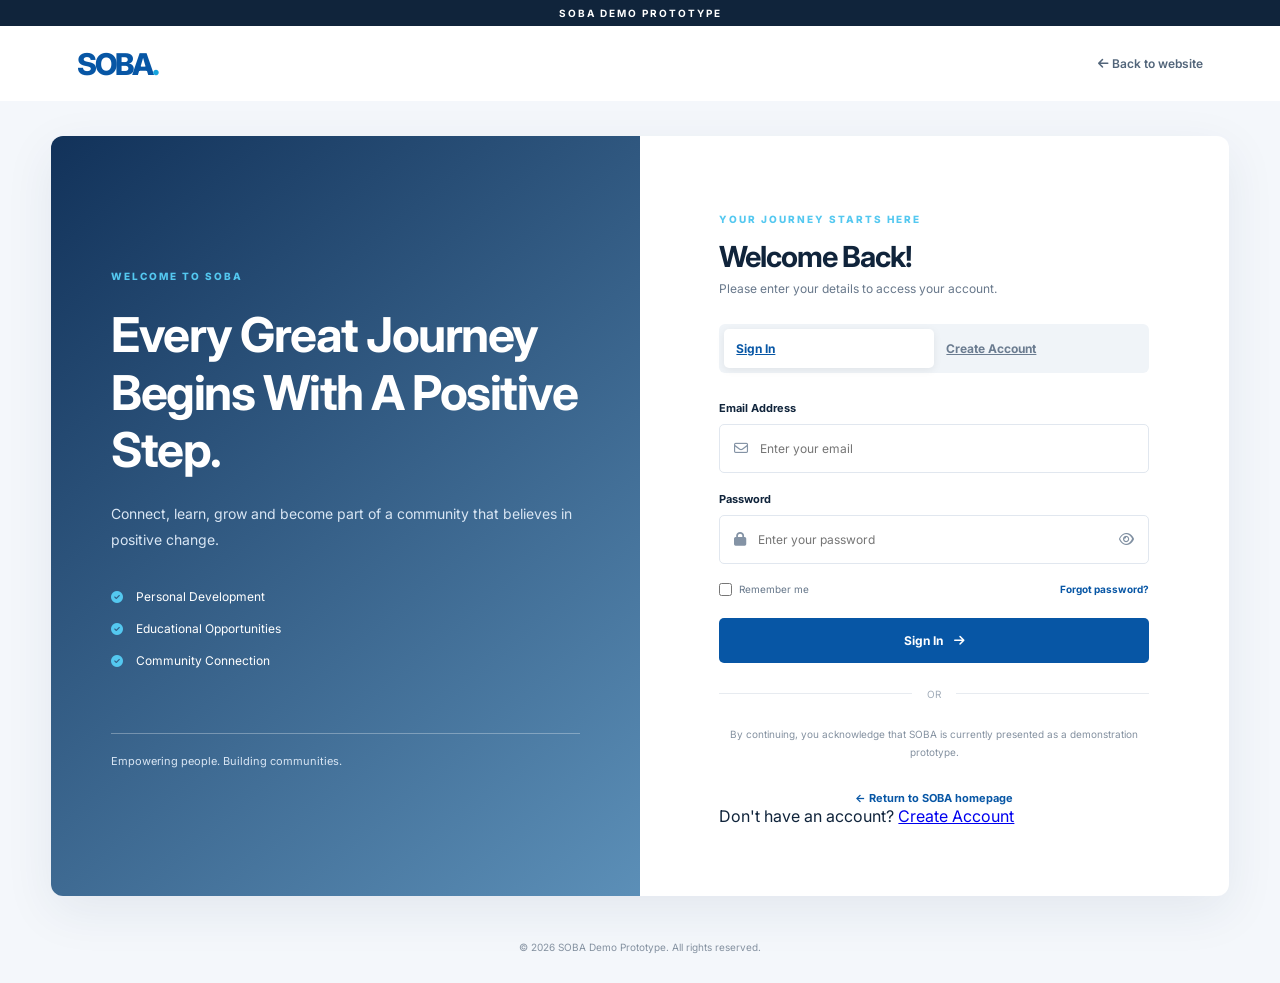
<file: dashboard.html>
<!DOCTYPE html>
<html lang="en">
<head>
    <meta charset="UTF-8">
    <meta name="viewport" content="width=device-width, initial-scale=1.0">

    <title>SOBA | Community</title>

    <link rel="preconnect" href="https://fonts.googleapis.com">
    <link rel="preconnect" href="https://fonts.gstatic.com" crossorigin>

    <link href="https://fonts.googleapis.com/css2?family=Inter:wght@400;500;600;700;800&display=swap" rel="stylesheet">

    <link rel="stylesheet" href="https://cdnjs.cloudflare.com/ajax/libs/font-awesome/6.5.0/css/all.min.css">

    <link rel="stylesheet" href="dashboard.css">
</head>

<body>

    <!-- TOP NAVIGATION -->
    <header class="topbar">

        <div class="brand">
            <button class="mobile-menu-btn" id="mobileMenuBtn">
                <i class="fa-solid fa-bars"></i>
            </button>

            <a href="dashboard.html" class="brand-name">
                SOBA<span>.</span>
            </a>
        </div>

        <div class="search-box">
            <i class="fa-solid fa-magnifying-glass"></i>
            <input type="search" id="searchInput" placeholder="Search community...">
        </div>

        <div class="top-actions">

            <button class="top-icon" id="notificationBtn" aria-label="Notifications">
                <i class="fa-regular fa-bell"></i>
                <span class="notification-dot"></span>
            </button>

            <div class="profile-wrapper">

                <button class="profile-button" id="profileButton">
                    <span class="small-avatar" id="topAvatar">S</span>
                    <span id="topUserName">User</span>
                    <i class="fa-solid fa-chevron-down"></i>
                </button>

                <div class="profile-menu" id="profileMenu">
                    <a href="Myprofile.html">
                        <i class="fa-regular fa-user"></i>
                        My profile
                    </a>

                    <button id="logoutBtn">
                        <i class="fa-solid fa-right-from-bracket"></i>
                        Log out
                    </button>
                </div>

            </div>

        </div>

    </header>


    <div class="page-layout">

        <!-- LEFT SIDEBAR -->
        <aside class="sidebar" id="sidebar">

            <div class="sidebar-user">
                <span class="large-avatar" id="sidebarAvatar">S</span>

                <div>
                    <strong id="sidebarUserName">SOBA Member</strong>
                    <small id="sidebarUserRole">Community member</small>
                </div>
            </div>

            <p class="menu-label">MAIN MENU</p>

            <nav class="side-menu">

                <button class="menu-item active" data-filter="all">
                    <i class="fa-solid fa-house"></i>
                    <span>Home Feed</span>
                </button>

                <button class="menu-item" id="exploreMenuButton">
                    <i class="fa-regular fa-compass"></i>
                    <span>Explore</span>
                </button>

                <a class="menu-item" href="videos.html">
                    <i class="fa-solid fa-video"></i>
                    <span>Videos</span>
                </a>

                <button class="menu-item" data-filter="audio">
                    <i class="fa-solid fa-headphones"></i>
                    <span>Audio & Podcasts</span>
                </button>

                <a class="menu-item" href="photos.html">
                    <i class="fa-regular fa-images"></i>
                    <span>Photos</span>
                </a>

                <button class="menu-item" data-filter="discussion">
                    <i class="fa-regular fa-comments"></i>
                    <span>Discussions</span>
                </button>

                <a class="menu-item" href="messages.html">
                    <i class="fa-regular fa-envelope"></i>
                    <span>Messages</span>
                </a>

                <a class="menu-item" href="#groups">
                    <i class="fa-solid fa-people-group"></i>
                    <span>Groups</span>
                </a>

                <a class="menu-item" href="#events">
                    <i class="fa-regular fa-calendar"></i>
                    <span>Events</span>
                </a>

                <a class="menu-item" href="Myprofile.html">
                    <i class="fa-regular fa-user"></i>
                    <span>My Profile</span>
                </a>

            </nav>

            <div class="sidebar-bottom">

                <div class="sidebar-help">
                    <div class="help-icon">
                        <i class="fa-solid fa-seedling"></i>
                    </div>

                    <div>
                        <strong>SOBA Community</strong>
                        <small>Learn. Connect. Grow.</small>
                    </div>
                </div>

                <button class="menu-item logout-side" id="sidebarLogout">
                    <i class="fa-solid fa-right-from-bracket"></i>
                    <span>Log out</span>
                </button>

            </div>

        </aside>


        <!-- MAIN CONTENT -->
        <main class="main-content">

            <section class="welcome-banner">

                <div class="welcome-content">
                    <span class="eyebrow">YOUR COMMUNITY SPACE</span>

                    <h1>Discover <span>SOBA</span></h1>

                    <p>
                        Connect with people, share knowledge,
                        discover opportunities and grow together.
                    </p>

                    <button class="explore-button" id="exploreButton">
                        Explore community
                        <i class="fa-solid fa-arrow-right"></i>
                    </button>
                </div>

                <div class="welcome-decoration">
                    <i class="fa-solid fa-seedling"></i>
                </div>

            </section>


            <!-- STORIES -->
            <section class="stories-section">

                <div class="section-heading">
                    <div>
                        <h2>Community Stories</h2>
                        <p>Discover moments from our community.</p>
                    </div>

                    <span class="section-link">Recent stories</span>
                </div>

                <div class="stories-list" id="storiesList">

                    <button class="story-card create-story" id="createStoryBtn">
                        <span class="story-add">
                            <i class="fa-solid fa-plus"></i>
                        </span>
                        <strong>Create story</strong>
                    </button>

                </div>

            </section>


            <!-- CREATE POST -->
            <section class="create-post-card">

                <div class="create-post-heading">
                    <div>
                        <h2>Share something</h2>
                        <p>Your voice matters in this community.</p>
                    </div>

                    <i class="fa-regular fa-pen-to-square"></i>
                </div>

                <div class="create-post-top">

                    <span class="large-avatar current-avatar" id="composerAvatar">S</span>

                    <textarea
                        id="postText"
                        rows="3"
                        placeholder="What would you like to share with SOBA?"
                    ></textarea>

                </div>

                <div class="selected-file" id="selectedFile"></div>

                <div class="create-post-bottom">

                    <div class="post-tools">

                        <label class="post-tool photo-tool">
                            <i class="fa-regular fa-image"></i>
                            <span>Photo</span>
                            <input type="file" id="photoInput" accept="image/*" hidden>
                        </label>

                        <label class="post-tool video-tool">
                            <i class="fa-solid fa-video"></i>
                            <span>Video</span>
                            <input type="file" id="videoInput" accept="video/*" hidden>
                        </label>

                        <label class="post-tool audio-tool">
                            <i class="fa-solid fa-headphones"></i>
                            <span>Audio</span>
                            <input type="file" id="audioInput" accept="audio/*" hidden>
                        </label>

                    </div>

                    <button class="publish-button" id="publishBtn">
                        <i class="fa-solid fa-paper-plane"></i>
                        Publish
                    </button>

                </div>

            </section>


            <!-- COMMUNITY FEED -->
            <div class="feed-filter-bar">

                <div>
                    <span class="eyebrow">STAY CONNECTED</span>
                    <h2>Community Feed</h2>
                </div>

                <select id="feedSort">
                    <option value="latest">Latest posts</option>
                    <option value="popular">Popular posts</option>
                </select>

            </div>

            <section class="posts-list" id="postsList"></section>


            <!-- OTHER SECTIONS -->
            <section class="coming-section" id="messages">
                <i class="fa-regular fa-envelope"></i>
                <div>
                    <strong>Messages</strong>
                    <p>Community messaging will be available soon.</p>
                </div>
            </section>

            <section class="coming-section" id="groups">
                <i class="fa-solid fa-people-group"></i>
                <div>
                    <strong>Groups</strong>
                    <p>Connect with people who share your interests.</p>
                </div>
            </section>

            <section class="coming-section" id="events">
                <i class="fa-regular fa-calendar"></i>
                <div>
                    <strong>Events</strong>
                    <p>Discover SOBA community activities.</p>
                </div>
            </section>

            <section class="coming-section" id="myProfile">
                <i class="fa-regular fa-user"></i>
                <div>
                    <strong>My Profile</strong>
                    <p id="profileDetails">Your account information will appear here.</p>
                </div>
            </section>

            <footer class="feed-footer">
                © 2026 SOBA Community. Learn • Connect • Grow.
            </footer>

        </main>


        <!-- RIGHT SIDEBAR -->
        <aside class="right-sidebar">

            <div class="right-card welcome-card">
                <div class="right-card-heading">
                    <h3>About SOBA</h3>
                    <i class="fa-solid fa-leaf"></i>
                </div>

                <p>
                    A community where young people learn,
                    share experiences and build stronger communities.
                </p>

                <a href="index.html">
                    Discover our mission
                    <i class="fa-solid fa-arrow-right"></i>
                </a>
            </div>


            <div class="right-card members-card">

                <div class="right-card-heading">
                    <h3>People to connect</h3>
                    <span>Suggested</span>
                </div>

                <div class="member-item">
                    <span class="member-avatar avatar-one">A</span>

                    
                      <div class="person-card">
    <h4>Angel Uwase</h4>

    <button
        class="follow-btn"
        data-user-email="angel@example.com"
        data-user-name="Angel Uwase">
        Follow
    </button>

                        <small>Creative community</small>
                    </div>

                    <button class="follow-btn">Follow</button>
                </div>

                <div class="member-item">
                    <span class="member-avatar avatar-two">D</span>

                    <div>
                        <strong>David M.</strong>
                        <small>Education community</small>
                    </div>

                    <button class="follow-btn">Follow</button>
                </div>

                <div class="member-item">
                    <span class="member-avatar avatar-three">J</span>

                    <div>
                        <strong>Jean Patrick</strong>
                        <small>Community volunteer</small>
                    </div>

                    <button class="follow-btn">Follow</button>
                </div>

            </div>


            <div class="right-card trends-card">

                <div class="right-card-heading">
                    <h3>Trending topics</h3>
                    <i class="fa-solid fa-arrow-trend-up"></i>
                </div>

                <div class="trend-item">
                    <small>COMMUNITY</small>
                    <strong>#YouthDevelopment</strong>
                    <span>Community conversations</span>
                </div>

                <div class="trend-item">
                    <small>EDUCATION</small>
                    <strong>#LearningTogether</strong>
                    <span>Knowledge sharing</span>
                </div>

                <div class="trend-item">
                    <small>VOLUNTEERING</small>
                    <strong>#CommunityAction</strong>
                    <span>Positive community action</span>
                </div>

            </div>


            <div class="right-card event-card">

                <div class="right-card-heading">
                    <h3>Community activity</h3>
                    <i class="fa-regular fa-calendar"></i>
                </div>

                <div class="event-date">
                    <strong>SOBA</strong>
                    <span>COMMUNITY</span>
                </div>

                <h4>Community Learning Session</h4>

                <p>
                    Exchange knowledge, explore new ideas
                    and learn together.
                </p>

                <a href="#events">Explore activities</a>

            </div>

            <div class="right-legal">
                Privacy · Terms · About · Help
                <br>
                © 2026 SOBA Community
            </div>

        </aside>

    </div>


    <!-- STORY VIEWER -->
    <div class="modal" id="storyModal">

        <div class="story-viewer">

            <button class="modal-close" id="closeStoryBtn" aria-label="Close story">
                <i class="fa-solid fa-xmark"></i>
            </button>

            <div id="storyViewerContent"></div>

        </div>

    </div>


    <!-- TOAST -->
    <div class="toast" id="toast"></div>


    <!-- JAVASCRIPT -->
    <script src="soba-storage.js"></script>
    <script src="dashboard.js"></script>

</body>
</html>
</file>
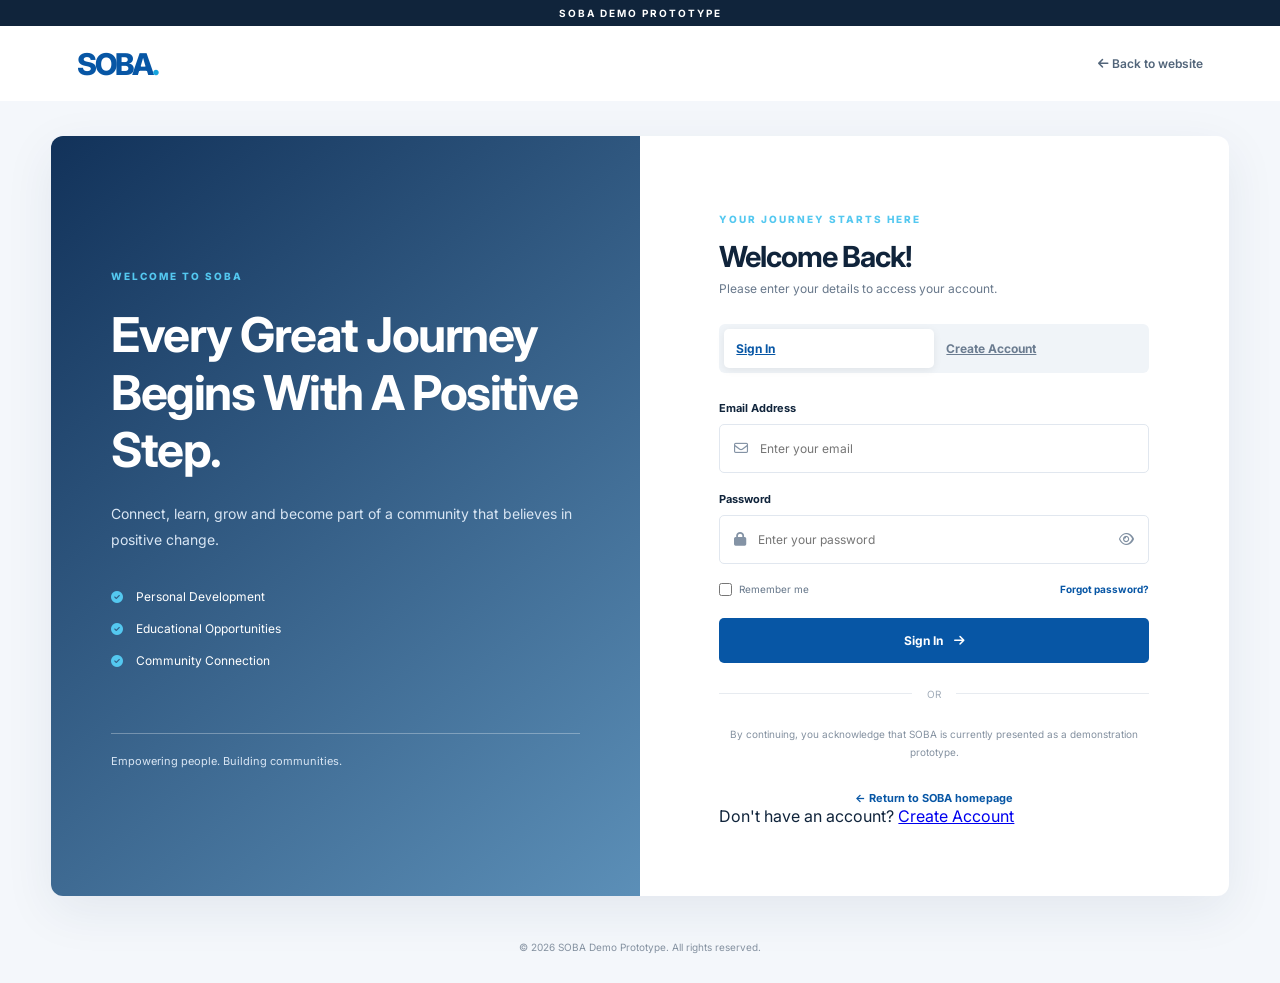
<file: login.html>
<!DOCTYPE html>
<html lang="en">
<head>
    <meta charset="UTF-8">
    <meta name="viewport" content="width=device-width, initial-scale=1.0">
    <title>SOBA | Account Access</title>

    <link rel="stylesheet" href="login.css">

    <link rel="preconnect" href="https://fonts.googleapis.com">
    <link href="https://fonts.googleapis.com/css2?family=Inter:wght@400;500;600;700;800&display=swap" rel="stylesheet">

    <link rel="stylesheet" href="https://cdnjs.cloudflare.com/ajax/libs/font-awesome/6.5.0/css/all.min.css">
</head>

<body>

<div class="demo-label">SOBA DEMO PROTOTYPE</div>

<header class="topbar">
    <a href="index.html" class="logo">SOBA<span>.</span></a>

    <a href="index.html" class="back-home">
        <i class="fas fa-arrow-left"></i> Back to website
    </a>
</header>

<main class="auth-container">

    <!-- LEFT VISUAL SECTION -->
    <section class="auth-visual">

        <div class="visual-overlay"></div>

        <div class="visual-content">

            <span class="visual-tag">WELCOME TO SOBA</span>

            <h1>Every Great Journey Begins With A Positive Step.</h1>

            <p>
                Connect, learn, grow and become part of a community
                that believes in positive change.
            </p>

            <div class="visual-features">
                <div>
                    <i class="fas fa-check-circle"></i>
                    Personal Development
                </div>

                <div>
                    <i class="fas fa-check-circle"></i>
                    Educational Opportunities
                </div>

                <div>
                    <i class="fas fa-check-circle"></i>
                    Community Connection
                </div>
            </div>

            <div class="visual-footer">
                Empowering people. Building communities.
            </div>

        </div>
    </section>


    <!-- RIGHT LOGIN SECTION -->
    <section class="auth-panel">

        <div class="auth-box">

            <div class="mobile-logo">SOBA<span>.</span></div>

            <div class="auth-heading">

                <span class="eyebrow">YOUR JOURNEY STARTS HERE</span>

                <h2>Welcome Back!</h2>

                <p>
                    Please enter your details to access your account.
                </p>

            </div>


            <!-- NAVIGATION TABS -->
            <div class="auth-tabs">

                <a href="login.html" class="tab active">
                    Sign In
                </a>

                <a href="register.html" class="tab">
                    Create Account
                </a>

            </div>


            <!-- ALERT MESSAGE -->
            <div class="alert-message" id="alertMessage"></div>


            <!-- LOGIN FORM -->
            <form id="loginForm">

                <div class="form-group">

                    <label for="loginEmail">Email Address</label>

                    <div class="input-wrapper">

                        <i class="far fa-envelope"></i>

                        <input
                            type="email"
                            id="loginEmail"
                            placeholder="Enter your email"
                            required
                        >

                    </div>

                </div>


                <div class="form-group">

                    <label for="loginPassword">Password</label>

                    <div class="input-wrapper">

                        <i class="fas fa-lock"></i>

                        <input
                            type="password"
                            id="loginPassword"
                            placeholder="Enter your password"
                            required
                        >

                        <button
                            type="button"
                            class="toggle-password"
                            data-target="loginPassword"
                            aria-label="Show password"
                        >
                            <i class="far fa-eye"></i>
                        </button>

                    </div>

                </div>


                <div class="form-options">

                    <label class="remember">

                        <input type="checkbox" id="rememberMe">

                        Remember me

                    </label>

                    <button
                        type="button"
                        class="forgot-btn"
                        id="forgotBtn"
                    >
                        Forgot password?
                    </button>

                </div>


                <button type="submit" class="submit-btn">

                    Sign In

                    <i class="fas fa-arrow-right"></i>

                </button>

            </form>


            <div class="auth-divider">
                <span>OR</span>
            </div>


            <p class="auth-bottom">

                By continuing, you acknowledge that SOBA is currently
                presented as a demonstration prototype.

            </p>


            <div class="auth-home">

                <a href="index.html">
                    ← Return to SOBA homepage
                </a>

            </div>


            <div class="auth-register-note">

                Don't have an account?

                <a href="register.html">
                    Create Account
                </a>

            </div>

        </div>

    </section>

</main>


<footer class="auth-footer">

    © 2026 SOBA Demo Prototype. All rights reserved.

</footer>


<script src="login.js"></script>

</body>
</html>
</file>
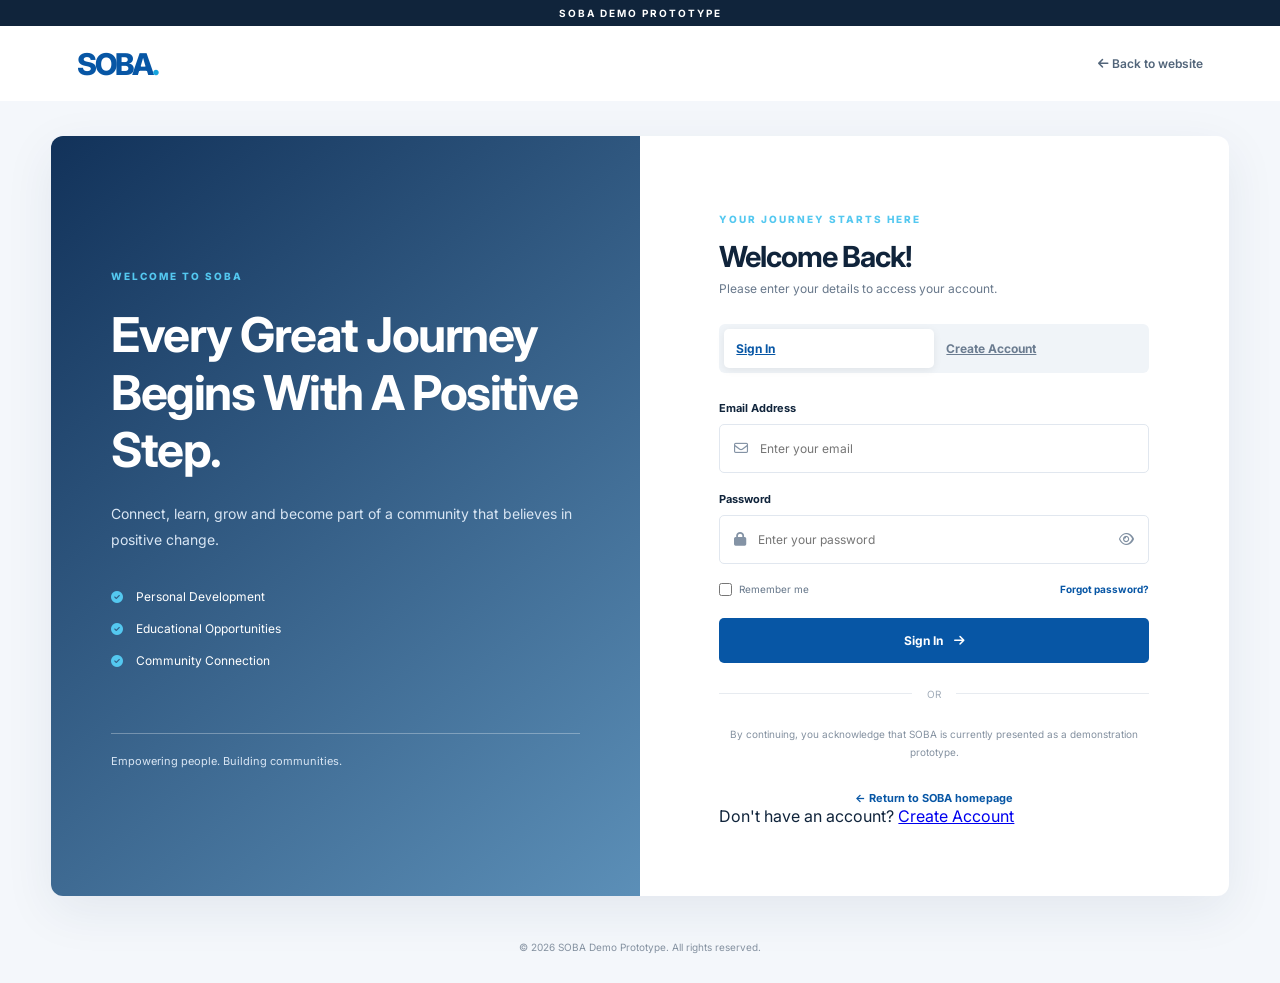
<file: messages.html>
<!DOCTYPE html>
<html lang="en">
<head>
    <meta charset="UTF-8">
    <meta name="viewport" content="width=device-width, initial-scale=1.0">
    <title>SOBA | Messages</title>
    <link rel="stylesheet" href="messages.css">
    <link rel="preconnect" href="https://fonts.googleapis.com">
    <link href="https://fonts.googleapis.com/css2?family=DM+Sans:wght@400;500;600;700;800&family=Manrope:wght@400;500;600;700;800&display=swap" rel="stylesheet">
    <link rel="stylesheet" href="https://cdnjs.cloudflare.com/ajax/libs/font-awesome/6.5.0/css/all.min.css">
</head>
<body>

<div class="messages-app">

    <!-- SIDEBAR -->
    <aside class="side-panel">
        <a href="dashboard.html" class="brand">
            <div class="brand-icon">S</div>
            <div>
                <strong>SOBA</strong>
                <small>LIVE • LEARN • GROW</small>
            </div>
        </a>

        <div class="side-label">YOUR SPACE</div>

        <nav class="side-navigation">
            <a href="dashboard.html">
                <i class="fa-solid fa-house"></i>
                <span>Home</span>
            </a>
            <a href="dashboard.html">
                <i class="fa-solid fa-compass"></i>
                <span>Explore</span>
            </a>
            <a href="messages.html" class="active">
                <i class="fa-regular fa-comments"></i>
                <span>Messages</span>
                <span class="nav-count">3</span>
            </a>
            <a href="dashboard.html">
                <i class="fa-solid fa-users"></i>
                <span>Community</span>
            </a>
            <a href="dashboard.html">
                <i class="fa-regular fa-calendar"></i>
                <span>Activities</span>
            </a>
        </nav>

        <div class="side-label">YOUR WELLBEING</div>

        <div class="wellbeing-card">
            <div class="wellbeing-icon">
                <i class="fa-solid fa-seedling"></i>
            </div>
            <h3>Good conversations create growth.</h3>
            <p>Connect, exchange ideas and learn something new every day.</p>
        </div>

        <div class="side-bottom">
            <div class="profile-mini">
                <div class="avatar avatar-me">S</div>
                <div class="profile-details">
                    <strong id="sidebarUser">SOBA Member</strong>
                    <small>Community member</small>
                </div>
                <button id="logoutBtn" title="Logout">
                    <i class="fa-solid fa-arrow-right-from-bracket"></i>
                </button>
            </div>
        </div>
    </aside>

    <!-- CONVERSATION LIST -->
    <section class="inbox-panel">

        <div class="inbox-heading">
            <div>
                <span class="eyebrow">YOUR CONNECTIONS</span>
                <h1>Messages<span>.</span></h1>
                <p>Ideas begin with conversations.</p>
            </div>

            <button class="icon-button" id="newMessageBtn" title="New conversation">
                <i class="fa-solid fa-pen-to-square"></i>
            </button>
        </div>

        <div class="inbox-tabs">
            <button class="tab-button active" data-filter="all">All</button>
            <button class="tab-button" data-filter="unread">Unread</button>
            <button class="tab-button" data-filter="groups">Groups</button>
        </div>

        <div class="search-box">
            <i class="fa-solid fa-magnifying-glass"></i>
            <input type="text" id="searchChats" placeholder="Find a conversation...">
            <span>⌘ K</span>
        </div>

        <div class="inbox-list" id="inboxList"></div>

        <div class="inbox-footer">
            <i class="fa-solid fa-shield-heart"></i>
            <span>Connect with kindness. Respect every voice.</span>
        </div>
    </section>

    <!-- MAIN CONVERSATION -->
    <main class="conversation-panel">

        <header class="conversation-header" id="conversationHeader">
            <div class="empty-header">
                <span>SOBA CONVERSATION SPACE</span>
            </div>
        </header>

        <div class="conversation-focus" id="conversationFocus">
            <div class="focus-symbol">
                <i class="fa-solid fa-lightbulb"></i>
            </div>
            <div>
                <small>CONVERSATION FOCUS</small>
                <strong>Ideas, learning and positive growth</strong>
            </div>
            <span class="focus-status">COMMUNITY FIRST</span>
        </div>

        <section class="chat-content" id="chatContent">
            <div class="welcome-state">
                <div class="welcome-art">
                    <div class="art-circle circle-one"></div>
                    <div class="art-circle circle-two"></div>
                    <i class="fa-regular fa-comments"></i>
                </div>
                <span class="eyebrow">WELCOME TO YOUR SPACE</span>
                <h2>Every meaningful connection<br>starts with a conversation.</h2>
                <p>Select a conversation on the left to begin.</p>
                <div class="welcome-tags">
                    <span>Share ideas</span>
                    <span>Learn together</span>
                    <span>Grow together</span>
                </div>
            </div>
        </section>

        <form class="message-composer" id="messageForm">
            <button type="button" class="composer-tool" id="attachBtn" title="Attach file">
                <i class="fa-solid fa-paperclip"></i>
            </button>

            <input type="file" id="fileInput" hidden>

            <div class="composer-input-wrap">
                <textarea id="messageInput" rows="1" placeholder="Write something meaningful..." disabled></textarea>
                <small id="attachmentName"></small>
            </div>

            <button type="button" class="composer-tool" id="ideaBtn" title="Positive conversation idea">
                <i class="fa-regular fa-lightbulb"></i>
            </button>

            <button type="submit" class="send-button" id="sendBtn" disabled>
                <i class="fa-solid fa-arrow-up"></i>
            </button>
        </form>

        <div class="composer-note">
            <i class="fa-solid fa-lock"></i>
            Be respectful. Keep personal information private.
        </div>
    </main>

    <!-- RIGHT INFORMATION PANEL -->
    <aside class="insight-panel">
        <div class="insight-heading">
            <span class="eyebrow">SOBA EXPERIENCE</span>
            <h2>Beyond<br>messaging.</h2>
            <p>A space designed around meaningful human connection.</p>
        </div>

        <div class="experience-card">
            <div class="experience-icon">
                <i class="fa-solid fa-seedling"></i>
            </div>
            <h3>Grow through ideas</h3>
            <p>Share knowledge and encourage positive learning.</p>
        </div>

        <div class="experience-card">
            <div class="experience-icon blue">
                <i class="fa-solid fa-people-group"></i>
            </div>
            <h3>Build community</h3>
            <p>Connect with people who share your interests.</p>
        </div>

        <div class="experience-card">
            <div class="experience-icon orange">
                <i class="fa-solid fa-handshake-angle"></i>
            </div>
            <h3>Support each other</h3>
            <p>Exchange useful information with respect.</p>
        </div>

        <div class="quote-card">
            <i class="fa-solid fa-quote-left"></i>
            <p>"A good conversation can open the door to a new idea."</p>
            <small>THE SOBA PRINCIPLE</small>
        </div>

        <div class="privacy-note">
            <i class="fa-solid fa-shield-halved"></i>
            <div>
                <strong>Your space matters</strong>
                <p>Demo messaging is stored in this browser only.</p>
            </div>
        </div>
    </aside>

</div>

<div class="toast" id="toast"></div>

<script src="messages.js"></script>
</body>
</html>
</file>
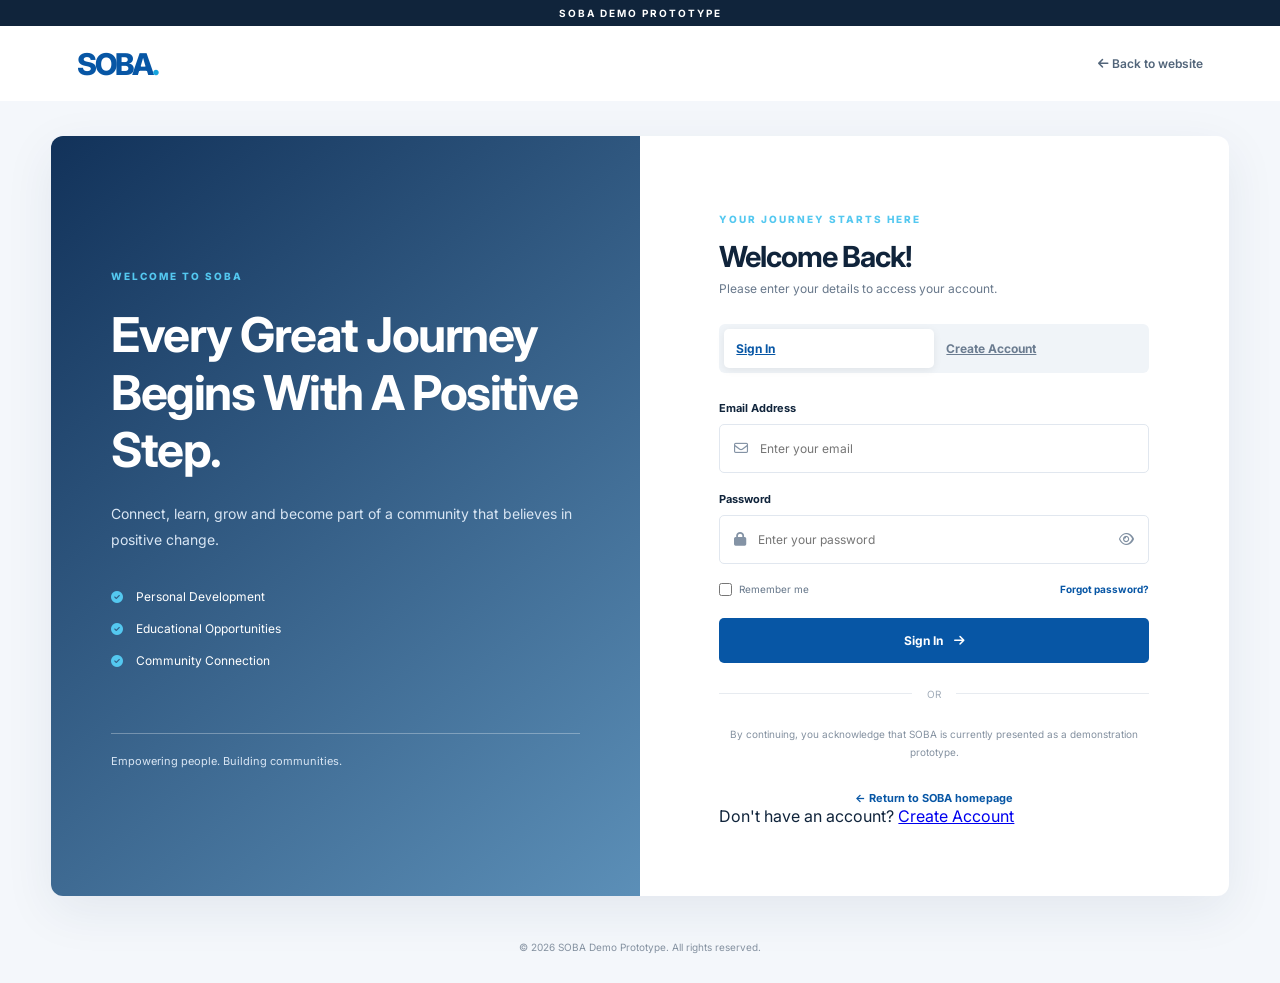
<file: Myprofile.html>
<!DOCTYPE html>
<html lang="en">
<head>
    <meta charset="UTF-8">
    <meta name="viewport" content="width=device-width, initial-scale=1.0">
    <title>SOBA | My Profile</title>

    <link rel="stylesheet" href="profile.css">
    <link rel="preconnect" href="https://fonts.googleapis.com">
    <link rel="preconnect" href="https://fonts.gstatic.com" crossorigin>
    <link href="https://fonts.googleapis.com/css2?family=Inter:wght@400;500;600;700;800&display=swap" rel="stylesheet">
    <link rel="stylesheet" href="https://cdnjs.cloudflare.com/ajax/libs/font-awesome/6.5.0/css/all.min.css">
</head>

<body>

<header class="topbar">
    <a href="dashboard.html" class="brand">
        <span class="brand-icon"><i class="fa-solid fa-leaf"></i></span>
        <span>SOBA</span>
    </a>

    <div class="top-search">
        <i class="fa-solid fa-magnifying-glass"></i>
        <input type="search" placeholder="Search SOBA..." id="profileSearch">
    </div>

    <div class="top-actions">
        <a href="dashboard.html" class="top-icon" title="Home">
            <i class="fa-solid fa-house"></i>
        </a>

        <a href="messages.html" class="top-icon" title="Messages">
            <i class="fa-regular fa-message"></i>
        </a>

        <div class="profile-dropdown">
            <button class="user-menu-button" id="userMenuButton">
                <span class="small-avatar" id="topAvatar">S</span>
                <i class="fa-solid fa-chevron-down"></i>
            </button>

            <div class="dropdown-menu" id="dropdownMenu">
                <a href="profile.html">My Profile</a>
                <a href="dashboard.html">Dashboard</a>
                <button id="logoutButton">Log out</button>
            </div>
        </div>
    </div>
</header>

<div class="page-layout">

    <aside class="sidebar">
        <div class="sidebar-heading">MAIN MENU</div>

        <a href="dashboard.html" class="side-link">
            <i class="fa-solid fa-house"></i>
            <span>Home Feed</span>
        </a>

        <a href="#" class="side-link">
            <i class="fa-solid fa-compass"></i>
            <span>Explore</span>
        </a>

        <a href="videos.html" class="side-link">
            <i class="fa-solid fa-circle-play"></i>
            <span>Videos</span>
        </a>

        <a href="#" class="side-link">
            <i class="fa-solid fa-podcast"></i>
            <span>Audio & Podcasts</span>
        </a>

        <a href="photos.html" class="side-link">
            <i class="fa-regular fa-images"></i>
            <span>Photos</span>
        </a>

        <a href="#" class="side-link">
            <i class="fa-regular fa-comments"></i>
            <span>Discussions</span>
        </a>

        <a href="messages.html" class="side-link">
            <i class="fa-regular fa-message"></i>
            <span>Messages</span>
        </a>

        <a href="#" class="side-link">
            <i class="fa-solid fa-people-group"></i>
            <span>Groups</span>
        </a>

        <a href="#" class="side-link">
            <i class="fa-regular fa-calendar"></i>
            <span>Events</span>
        </a>

        <div class="sidebar-divider"></div>

        <div class="sidebar-heading">YOUR SPACE</div>

        <a href="profile.html" class="side-link active">
            <i class="fa-regular fa-user"></i>
            <span>My Profile</span>
        </a>

        <a href="#" class="side-link">
            <i class="fa-solid fa-gear"></i>
            <span>Settings</span>
        </a>

        <div class="sidebar-note">
            <div class="note-icon">
                <i class="fa-solid fa-seedling"></i>
            </div>
            <h4>Your story matters</h4>
            <p>Share your journey, discover opportunities and grow with the SOBA community.</p>
        </div>

        <p class="sidebar-footer">© 2026 SOBA Community</p>
    </aside>

    <main class="main-content">

        <div class="page-heading">
            <div>
                <span class="eyebrow">YOUR PERSONAL SPACE</span>
                <h1>My Profile</h1>
                <p>Manage your identity and share your journey with the community.</p>
            </div>

            <button class="edit-main-button" id="openEditButton">
                <i class="fa-solid fa-pen"></i>
                Edit Profile
            </button>
        </div>

        <!-- COVER AND PROFILE -->
        <section class="profile-card">

            <div class="cover-photo" id="coverPhoto">
                <div class="cover-overlay"></div>

                <button class="change-cover-button" id="changeCoverButton">
                    <i class="fa-solid fa-camera"></i>
                    Change Cover
                </button>

                <input type="file" id="coverInput" accept="image/png,image/jpeg,image/webp" hidden>
            </div>

            <div class="profile-main">

                <div class="profile-picture-area">
                    <div class="profile-picture" id="profilePicture">
                        <span id="profileInitial">S</span>
                    </div>

                    <button class="change-avatar-button" id="changeAvatarButton" title="Change profile photo">
                        <i class="fa-solid fa-camera"></i>
                    </button>

                    <input type="file" id="avatarInput" accept="image/png,image/jpeg,image/webp" hidden>
                </div>

                <div class="profile-identity">
                    <div class="name-line">
                        <h2 id="displayName">SOBA Member</h2>
                        <span class="member-badge">
                            <i class="fa-solid fa-circle-check"></i>
                            Member
                        </span>
                    </div>

                    <p class="profile-role" id="displayRole">SOBA Community Member</p>
                    <p class="profile-bio" id="displayBio">
                        Welcome to my SOBA profile. I am here to learn, share and grow.
                    </p>

                    <div class="profile-details">
                        <span><i class="fa-regular fa-envelope"></i> <span id="displayEmail">email@example.com</span></span>
                        <span><i class="fa-solid fa-location-dot"></i> <span id="displayLocation">Location not added</span></span>
                        <span><i class="fa-regular fa-calendar"></i> <span id="joinDate">SOBA member</span></span>
                    </div>
                </div>

                <div class="profile-actions">
                    <button class="edit-main-button" id="openEditButtonTwo">
                        <i class="fa-solid fa-pen"></i> Edit Profile
                    </button>
                    <button class="share-profile-button" id="shareProfileButton">
                        <i class="fa-solid fa-share-nodes"></i>
                    </button>
                </div>

            </div>

            <div class="profile-stats">
                <div class="stat-item">
                    <strong id="postCount">0</strong>
                    <span>Posts</span>
                </div>
                <div class="stat-item">
                    <strong id="photoCount">0</strong>
                    <span>Photos</span>
                </div>
                <div class="stat-item">
                    <strong id="videoCount">0</strong>
                    <span>Videos</span>
                </div>
                <div class="stat-item">
                    <strong>0</strong>
                    <span>Followers</span>
                </div>
                <div class="stat-item">
                    <strong>0</strong>
                    <span>Following</span>
                </div>
            </div>
        </section>

        <!-- PROFILE NAVIGATION -->
        <nav class="profile-tabs">
            <button class="profile-tab active" data-tab="posts">
                <i class="fa-solid fa-table-cells"></i> Posts
            </button>

            <button class="profile-tab" data-tab="about">
                <i class="fa-regular fa-user"></i> About
            </button>

            <button class="profile-tab" data-tab="photos">
                <i class="fa-regular fa-images"></i> Photos
            </button>

            <button class="profile-tab" data-tab="videos">
                <i class="fa-solid fa-circle-play"></i> Videos
            </button>
        </nav>

        <!-- POSTS -->
        <section class="tab-content active" id="postsTab">

            <div class="content-heading">
                <div>
                    <h2>My Posts</h2>
                    <p>Your contributions to the SOBA community.</p>
                </div>
            </div>

            <div class="create-post-card">
                <div class="create-avatar" id="createAvatar">S</div>

                <button class="post-input-button" id="createPostButton">
                    Share something with the community...
                </button>
            </div>

            <div id="myPosts" class="my-posts">
                <div class="empty-profile-state">
                    <div class="empty-icon"><i class="fa-regular fa-newspaper"></i></div>
                    <h3>Your story starts here</h3>
                    <p>Posts you share on SOBA will appear on your profile.</p>
                    <button class="primary-button" id="firstPostButton">
                        <i class="fa-solid fa-plus"></i> Create your first post
                    </button>
                </div>
            </div>
        </section>

        <!-- ABOUT -->
        <section class="tab-content" id="aboutTab">
            <div class="about-card">
                <h2>About Me</h2>
                <p class="about-intro">Let the community know more about you.</p>

                <div class="about-row">
                    <div class="about-icon"><i class="fa-regular fa-user"></i></div>
                    <div>
                        <span>Full Name</span>
                        <strong id="aboutName">Not added</strong>
                    </div>
                </div>

                <div class="about-row">
                    <div class="about-icon"><i class="fa-regular fa-envelope"></i></div>
                    <div>
                        <span>Email Address</span>
                        <strong id="aboutEmail">Not added</strong>
                    </div>
                </div>

                <div class="about-row">
                    <div class="about-icon"><i class="fa-solid fa-location-dot"></i></div>
                    <div>
                        <span>Location</span>
                        <strong id="aboutLocation">Not added</strong>
                    </div>
                </div>

                <div class="about-row">
                    <div class="about-icon"><i class="fa-solid fa-briefcase"></i></div>
                    <div>
                        <span>Occupation / Profession</span>
                        <strong id="aboutProfession">Not added</strong>
                    </div>
                </div>

                <div class="about-row">
                    <div class="about-icon"><i class="fa-solid fa-heart"></i></div>
                    <div>
                        <span>Interests</span>
                        <strong id="aboutInterests">Not added</strong>
                    </div>
                </div>

                <div class="about-row">
                    <div class="about-icon"><i class="fa-regular fa-calendar"></i></div>
                    <div>
                        <span>Joined SOBA</span>
                        <strong id="aboutJoined">SOBA member</strong>
                    </div>
                </div>
            </div>
        </section>

        <!-- PHOTOS -->
        <section class="tab-content" id="photosTab">
            <div class="content-heading">
                <div>
                    <h2>My Photos</h2>
                    <p>Photos you have shared with the community.</p>
                </div>
                <a href="photos.html" class="text-link">Open Photos <i class="fa-solid fa-arrow-right"></i></a>
            </div>

            <div class="media-grid" id="myPhotos">
                <div class="empty-profile-state">
                    <div class="empty-icon"><i class="fa-regular fa-images"></i></div>
                    <h3>No photos to show</h3>
                    <p>Your shared photos will appear here when available.</p>
                    <a href="photos.html" class="primary-button">
                        Explore Photos
                    </a>
                </div>
            </div>
        </section>

        <!-- VIDEOS -->
        <section class="tab-content" id="videosTab">
            <div class="content-heading">
                <div>
                    <h2>My Videos</h2>
                    <p>Videos you have shared with the community.</p>
                </div>
                <a href="videos.html" class="text-link">Open Videos <i class="fa-solid fa-arrow-right"></i></a>
            </div>

            <div class="media-grid" id="myVideos">
                <div class="empty-profile-state">
                    <div class="empty-icon"><i class="fa-solid fa-circle-play"></i></div>
                    <h3>No videos to show</h3>
                    <p>Your uploaded videos will appear here when available.</p>
                    <a href="videos.html" class="primary-button">
                        Explore Videos
                    </a>
                </div>
            </div>
        </section>

    </main>
</div>

<!-- EDIT PROFILE MODAL -->
<div class="modal-overlay" id="editModal">
    <div class="edit-modal">

        <button class="close-modal" id="closeEditButton">
            <i class="fa-solid fa-xmark"></i>
        </button>

        <div class="modal-heading">
            <span class="modal-icon"><i class="fa-solid fa-user-pen"></i></span>
            <h2>Edit your profile</h2>
            <p>Update the information people see on your profile.</p>
        </div>

        <form id="editProfileForm">

            <div class="form-grid">
                <div class="form-group">
                    <label for="editFirstName">First Name</label>
                    <input type="text" id="editFirstName" required maxlength="50">
                </div>

                <div class="form-group">
                    <label for="editLastName">Last Name</label>
                    <input type="text" id="editLastName" required maxlength="50">
                </div>
            </div>

            <div class="form-group">
                <label for="editBio">About / Bio</label>
                <textarea id="editBio" rows="3" maxlength="250" placeholder="Tell the community about yourself..."></textarea>
            </div>

            <div class="form-group">
                <label for="editLocation">Location</label>
                <input type="text" id="editLocation" maxlength="80" placeholder="e.g. Kigali, Rwanda">
            </div>

            <div class="form-group">
                <label for="editProfession">Occupation / Profession</label>
                <input type="text" id="editProfession" maxlength="80" placeholder="e.g. Student, Developer, Teacher">
            </div>

            <div class="form-group">
                <label for="editInterests">Interests</label>
                <input type="text" id="editInterests" maxlength="150" placeholder="e.g. Technology, Education, Sports">
            </div>

            <div class="form-group">
                <label>Email Address</label>
                <input type="email" id="editEmail" disabled>
                <small>Your registered email cannot be changed here.</small>
            </div>

            <p class="edit-message" id="editMessage"></p>

            <div class="modal-actions">
                <button type="button" class="cancel-button" id="cancelEditButton">Cancel</button>
                <button type="submit" class="primary-button">
                    <i class="fa-solid fa-check"></i> Save Changes
                </button>
            </div>

        </form>
    </div>
</div>

<!-- CREATE POST MODAL -->
<div class="modal-overlay" id="postModal">
    <div class="edit-modal post-modal">

        <button class="close-modal" id="closePostButton">
            <i class="fa-solid fa-xmark"></i>
        </button>

        <div class="modal-heading">
            <span class="modal-icon"><i class="fa-solid fa-pen-to-square"></i></span>
            <h2>Create a post</h2>
            <p>Share an idea, experience or positive message.</p>
        </div>

        <form id="createPostForm">
            <div class="form-group">
                <label for="postText">What's on your mind?</label>
                <textarea id="postText" rows="5" maxlength="1500" placeholder="Write something meaningful..." required></textarea>
            </div>

            <p class="edit-message" id="postMessage"></p>

            <div class="modal-actions">
                <button type="button" class="cancel-button" id="cancelPostButton">Cancel</button>
                <button type="submit" class="primary-button">
                    <i class="fa-solid fa-paper-plane"></i> Publish Post
                </button>
            </div>
        </form>
    </div>
</div>

<div class="toast" id="toast"></div>

<script src="profile.js"></script>
</body>
</html>
</file>
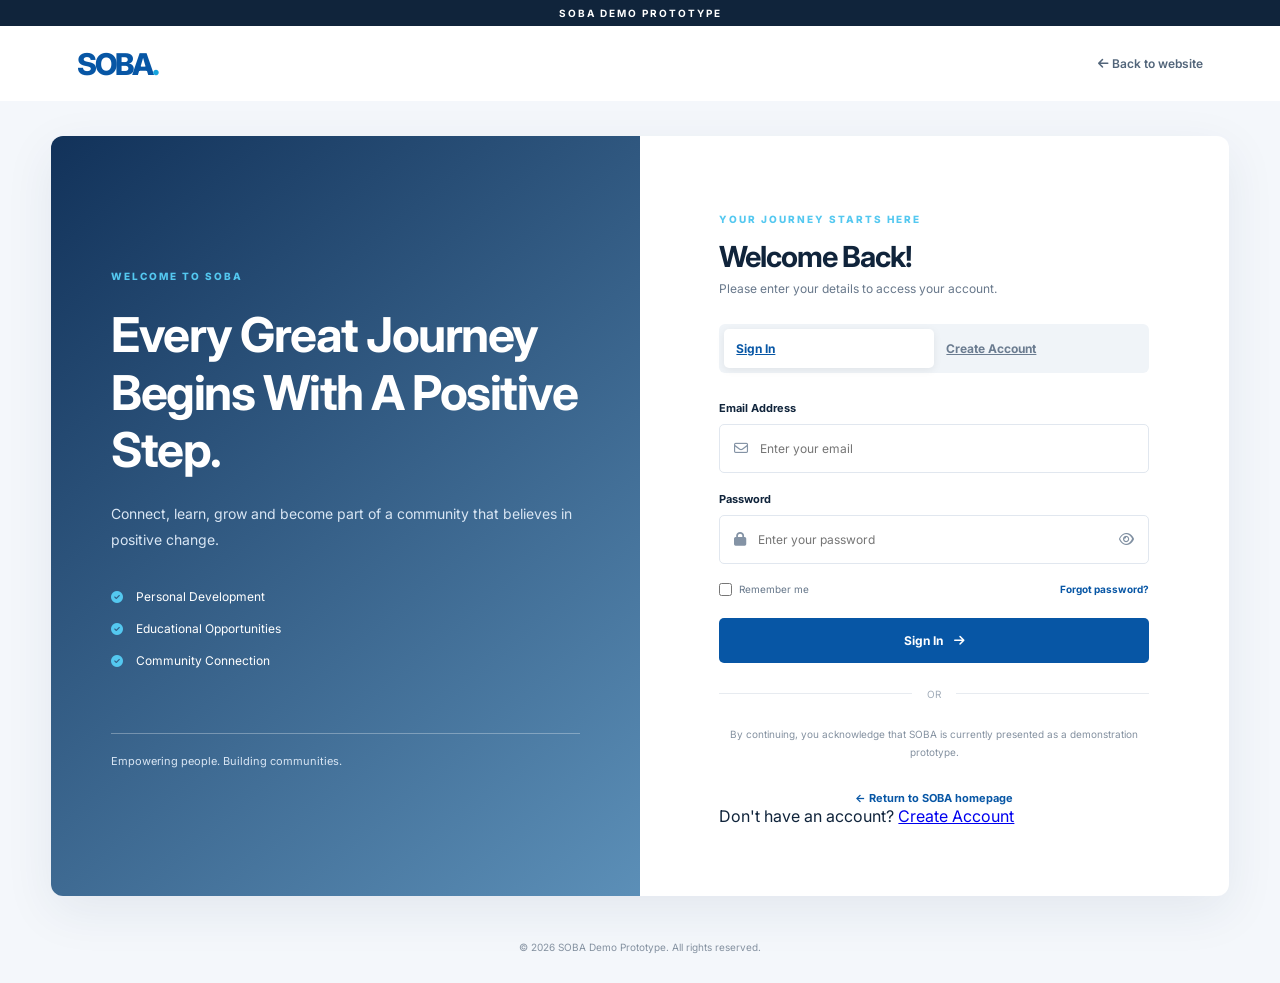
<file: photos.html>
<!DOCTYPE html>
<html lang="en">
<head>
    <meta charset="UTF-8">
    <meta name="viewport" content="width=device-width, initial-scale=1.0">
    <title>SOBA | Photos</title>
    <link rel="stylesheet" href="photos.css">
    <link rel="preconnect" href="https://fonts.googleapis.com">
    <link href="https://fonts.googleapis.com/css2?family=DM+Sans:wght@400;500;600;700;800&family=Manrope:wght@400;500;600;700;800&display=swap" rel="stylesheet">
    <link rel="stylesheet" href="https://cdnjs.cloudflare.com/ajax/libs/font-awesome/6.5.0/css/all.min.css">
</head>
<body>

<div class="photos-app">

    <aside class="photo-sidebar">
        <a href="dashboard.html" class="photo-brand">
            <div class="brand-symbol">S</div>
            <div>
                <strong>SOBA</strong>
                <small>LIVE • LEARN • GROW</small>
            </div>
        </a>

        <span class="menu-label">YOUR SPACE</span>

        <nav class="photo-nav">
            <a href="dashboard.html"><i class="fa-solid fa-house"></i> Home</a>
            <a href="dashboard.html"><i class="fa-solid fa-compass"></i> Explore</a>
            <a href="messages.html"><i class="fa-regular fa-comments"></i> Messages</a>
            <a href="photos.html" class="active"><i class="fa-regular fa-image"></i> Photos</a>
            <a href="dashboard.html"><i class="fa-solid fa-users"></i> Community</a>
            <a href="dashboard.html"><i class="fa-regular fa-calendar"></i> Activities</a>
        </nav>

        <div class="sidebar-creative">
            <div class="creative-icon"><i class="fa-solid fa-camera-retro"></i></div>
            <h3>Every picture has a story.</h3>
            <p>Share the moments, creativity and experiences that inspire others.</p>
        </div>

        <div class="photo-sidebar-bottom">
            <div class="sidebar-user">
                <div class="user-avatar">S</div>
                <div>
                    <strong id="sidebarUser">SOBA Member</strong>
                    <small>Community member</small>
                </div>
            </div>
            <button id="logoutBtn"><i class="fa-solid fa-arrow-right-from-bracket"></i></button>
        </div>
    </aside>

    <main class="photos-main">

        <header class="photos-topbar">
            <div>
                <span class="eyebrow">VISUAL COMMUNITY SPACE</span>
                <h1>See the world through <span>SOBA.</span></h1>
                <p>Discover creativity, experiences and stories from our community.</p>
            </div>

            <div class="top-actions">
                <button class="top-icon" id="searchToggle" title="Search photos">
                    <i class="fa-solid fa-magnifying-glass"></i>
                </button>
                <button class="upload-main-btn" id="openUpload">
                    <i class="fa-solid fa-plus"></i> Share a photo
                </button>
            </div>
        </header>

        <div class="photo-search" id="photoSearch">
            <i class="fa-solid fa-magnifying-glass"></i>
            <input id="searchInput" type="text" placeholder="Search photos, creators or topics...">
        </div>

        <section class="photo-intro">
            <div class="intro-content">
                <span>SOBA COMMUNITY COLLECTION</span>
                <h2>Moments worth<br>sharing.</h2>
                <p>Creativity connects people. Discover the different ways our community learns, creates and grows.</p>
                <button id="explorePhotos">Explore collection <i class="fa-solid fa-arrow-right"></i></button>
            </div>
            <div class="intro-art">
                <div class="art-frame frame-back"></div>
                <div class="art-frame frame-front">
                    <img src="https://images.unsplash.com/photo-1470252649378-9c29740c9fa8?w=800" alt="Beautiful landscape">
                </div>
                <div class="art-sticker"><i class="fa-solid fa-camera"></i> STORIES IN EVERY FRAME</div>
            </div>
        </section>

        <section class="category-section">
            <div class="section-heading">
                <div>
                    <span class="eyebrow">DISCOVER BY INTEREST</span>
                    <h2>Explore collections</h2>
                </div>
            </div>

            <div class="category-list" id="categoryList">
                <button class="category-chip active" data-category="all">All photos</button>
                <button class="category-chip" data-category="nature"><i class="fa-solid fa-leaf"></i> Nature</button>
                <button class="category-chip" data-category="creativity"><i class="fa-solid fa-palette"></i> Creativity</button>
                <button class="category-chip" data-category="community"><i class="fa-solid fa-people-group"></i> Community</button>
                <button class="category-chip" data-category="learning"><i class="fa-solid fa-book-open"></i> Learning</button>
                <button class="category-chip" data-category="lifestyle"><i class="fa-solid fa-camera"></i> Everyday life</button>
            </div>
        </section>

        <section class="gallery-section" id="gallerySection">
            <div class="gallery-heading">
                <div>
                    <span class="eyebrow">THE COMMUNITY LENS</span>
                    <h2>Visual stories</h2>
                </div>
                <select id="sortPhotos">
                    <option value="recent">Recently shared</option>
                    <option value="popular">Most appreciated</option>
                </select>
            </div>

            <div class="photo-grid" id="photoGrid"></div>

            <div class="empty-gallery" id="emptyGallery" hidden>
                <i class="fa-regular fa-images"></i>
                <h3>No photos found</h3>
                <p>Try another category or search term.</p>
            </div>
        </section>

        <footer class="photos-footer">
            <div class="footer-mark">S</div>
            <p>SOBA — Every moment can inspire a positive story.</p>
        </footer>
    </main>
</div>

<!-- UPLOAD MODAL -->
<div class="modal-overlay" id="uploadModal">
    <div class="upload-modal">
        <button class="modal-close" id="closeUpload"><i class="fa-solid fa-xmark"></i></button>

        <span class="eyebrow">SHARE YOUR PERSPECTIVE</span>
        <h2>Give your moment a place.</h2>
        <p class="modal-description">Share a photo that inspires learning, creativity or community.</p>

        <form id="photoForm">
            <label class="upload-dropzone" for="photoFile">
                <i class="fa-solid fa-cloud-arrow-up"></i>
                <strong>Choose a photo</strong>
                <span>JPG, PNG or WEBP · Maximum 5 MB</span>
                <img id="imagePreview" alt="Selected photo preview" hidden>
            </label>

            <input type="file" id="photoFile" accept="image/jpeg,image/png,image/webp" required>

            <label class="field-label" for="photoTitle">Photo title</label>
            <input class="form-input" type="text" id="photoTitle" maxlength="80" placeholder="Give your photo a title..." required>

            <label class="field-label" for="photoCategory">Collection</label>
            <select class="form-input" id="photoCategory" required>
                <option value="">Choose a collection</option>
                <option value="nature">Nature</option>
                <option value="creativity">Creativity</option>
                <option value="community">Community</option>
                <option value="learning">Learning</option>
                <option value="lifestyle">Everyday life</option>
            </select>

            <label class="field-label" for="photoDescription">Your story</label>
            <textarea class="form-input" id="photoDescription" rows="3" maxlength="250" placeholder="What makes this moment meaningful?"></textarea>

            <label class="consent-check">
                <input type="checkbox" id="photoConsent" required>
                <span>I have permission to share this photo and respect the privacy of anyone shown.</span>
            </label>

            <button class="publish-photo-btn" type="submit">
                <i class="fa-solid fa-paper-plane"></i> Publish photo
            </button>
        </form>
    </div>
</div>

<!-- PHOTO VIEWER -->
<div class="viewer-overlay" id="photoViewer">
    <button class="viewer-close" id="closeViewer"><i class="fa-solid fa-xmark"></i></button>
    <button class="viewer-arrow viewer-prev" id="prevPhoto"><i class="fa-solid fa-chevron-left"></i></button>
    <div class="viewer-content" id="viewerContent"></div>
    <button class="viewer-arrow viewer-next" id="nextPhoto"><i class="fa-solid fa-chevron-right"></i></button>
</div>

<div class="photo-toast" id="photoToast"></div>

<script src="photos.js"></script>
</body>
</html>
</file>
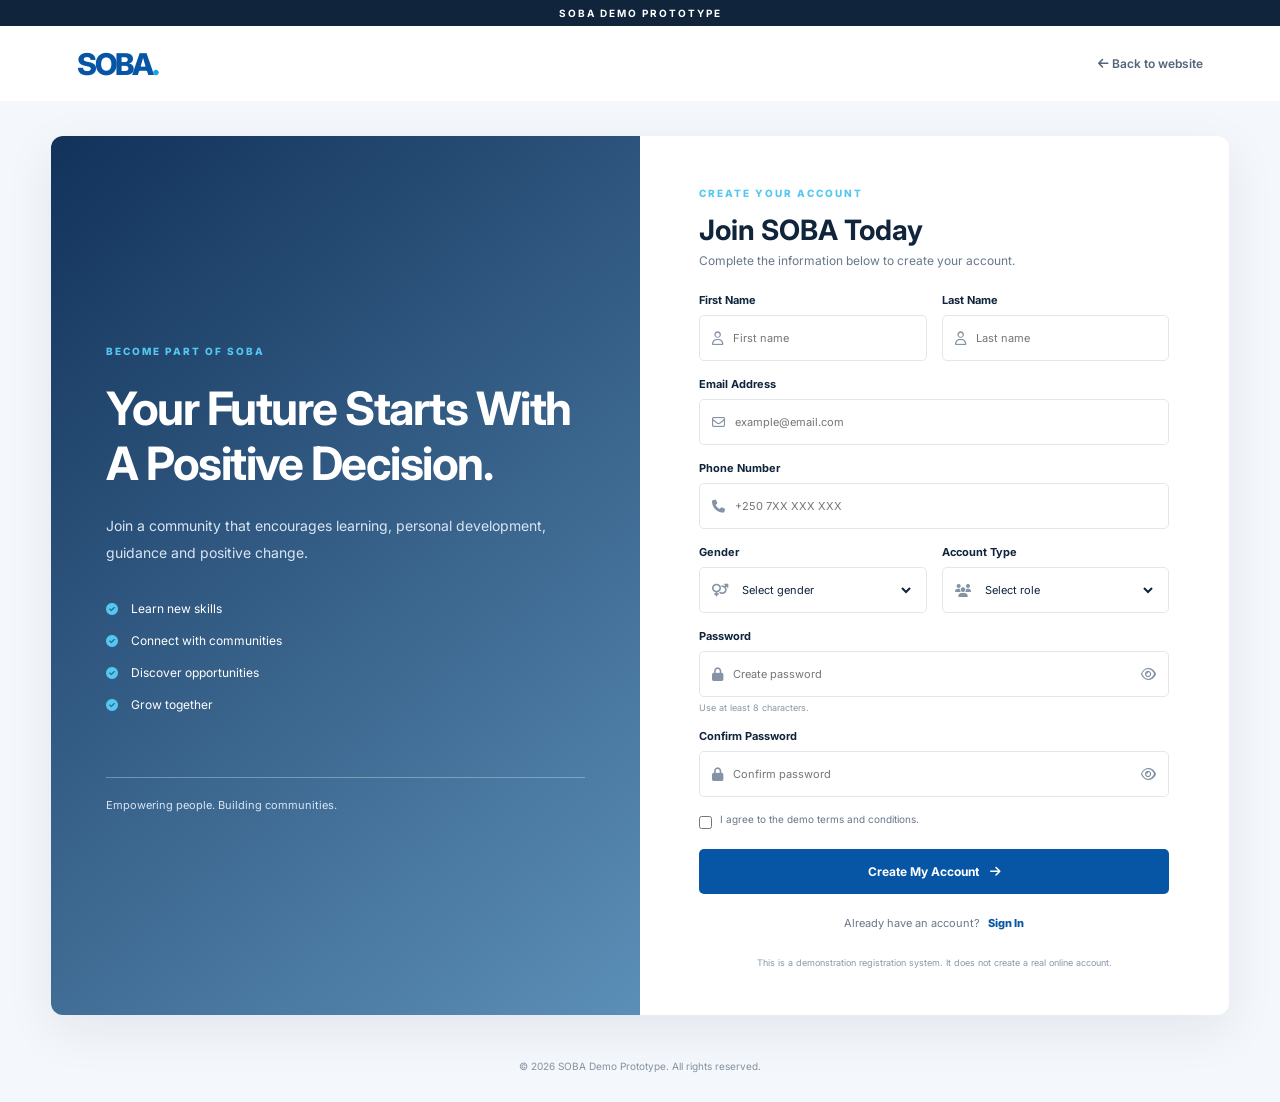
<file: register.html>
<!DOCTYPE html>
<html lang="en">
<head>
    <meta charset="UTF-8">
    <meta name="viewport" content="width=device-width, initial-scale=1.0">
    <title>SOBA | Create Account</title>

    <link rel="stylesheet" href="register.css">

    <link rel="preconnect" href="https://fonts.googleapis.com">
    <link href="https://fonts.googleapis.com/css2?family=Inter:wght@400;500;600;700;800&display=swap" rel="stylesheet">

    <link rel="stylesheet" href="https://cdnjs.cloudflare.com/ajax/libs/font-awesome/6.5.0/css/all.min.css">
</head>

<body>

    <div class="demo-banner">
        SOBA DEMO PROTOTYPE
    </div>

    <header class="topbar">
        <a href="index.html" class="logo">SOBA<span>.</span></a>

        <a href="index.html" class="back-home">
            <i class="fas fa-arrow-left"></i> Back to website
        </a>
    </header>

    <main class="register-container">

        <section class="register-visual">
            <div class="visual-overlay"></div>

            <div class="visual-content">
                <span class="visual-tag">BECOME PART OF SOBA</span>

                <h1>Your Future Starts With A Positive Decision.</h1>

                <p>
                    Join a community that encourages learning,
                    personal development, guidance and positive change.
                </p>

                <div class="visual-features">
                    <div><i class="fas fa-check-circle"></i> Learn new skills</div>
                    <div><i class="fas fa-check-circle"></i> Connect with communities</div>
                    <div><i class="fas fa-check-circle"></i> Discover opportunities</div>
                    <div><i class="fas fa-check-circle"></i> Grow together</div>
                </div>

                <div class="visual-footer">
                    Empowering people. Building communities.
                </div>
            </div>
        </section>

        <section class="register-panel">

            <div class="register-box">

                <div class="mobile-logo">SOBA<span>.</span></div>

                <div class="register-heading">
                    <span class="eyebrow">CREATE YOUR ACCOUNT</span>
                    <h2>Join SOBA Today</h2>
                    <p>Complete the information below to create your account.</p>
                </div>

                <div class="alert-message" id="alertMessage"></div>

                <form id="registerForm">

                    <div class="form-row">

                        <div class="form-group">
                            <label>First Name</label>
                            <div class="input-wrapper">
                                <i class="far fa-user"></i>
                                <input type="text" id="firstName" placeholder="First name" required>
                            </div>
                        </div>

                        <div class="form-group">
                            <label>Last Name</label>
                            <div class="input-wrapper">
                                <i class="far fa-user"></i>
                                <input type="text" id="lastName" placeholder="Last name" required>
                            </div>
                        </div>

                    </div>

                    <div class="form-group">
                        <label>Email Address</label>
                        <div class="input-wrapper">
                            <i class="far fa-envelope"></i>
                            <input type="email" id="email" placeholder="example@email.com" required>
                        </div>
                    </div>

                    <div class="form-group">
                        <label>Phone Number</label>
                        <div class="input-wrapper">
                            <i class="fas fa-phone"></i>
                            <input type="tel" id="phone" placeholder="+250 7XX XXX XXX" required>
                        </div>
                    </div>

                    <div class="form-row">

                        <div class="form-group">
                            <label>Gender</label>
                            <div class="input-wrapper">
                                <i class="fas fa-venus-mars"></i>
                                <select id="gender" required>
                                    <option value="">Select gender</option>
                                    <option value="Male">Male</option>
                                    <option value="Female">Female</option>
                                    <option value="Prefer not to say">Prefer not to say</option>
                                </select>
                            </div>
                        </div>

                        <div class="form-group">
                            <label>Account Type</label>
                            <div class="input-wrapper">
                                <i class="fas fa-users"></i>
                                <select id="role" required>
                                    <option value="">Select role</option>
                                    <option value="Youth">Youth</option>
                                    <option value="Community Member">Community Member</option>
                                    <option value="Partner">Partner</option>
                                </select>
                            </div>
                        </div>

                    </div>

                    <div class="form-group">
                        <label>Password</label>
                        <div class="input-wrapper">
                            <i class="fas fa-lock"></i>
                            <input type="password" id="password" placeholder="Create password" minlength="8" required>
                            <button type="button" class="toggle-password" data-target="password">
                                <i class="far fa-eye"></i>
                            </button>
                        </div>
                        <small>Use at least 8 characters.</small>
                    </div>

                    <div class="form-group">
                        <label>Confirm Password</label>
                        <div class="input-wrapper">
                            <i class="fas fa-lock"></i>
                            <input type="password" id="confirmPassword" placeholder="Confirm password" required>
                            <button type="button" class="toggle-password" data-target="confirmPassword">
                                <i class="far fa-eye"></i>
                            </button>
                        </div>
                    </div>

                    <label class="terms">
                        <input type="checkbox" id="acceptTerms" required>
                        <span>
                            I agree to the demo terms and conditions.
                        </span>
                    </label>

                    <button type="submit" class="submit-btn">
                        Create My Account
                        <i class="fas fa-arrow-right"></i>
                    </button>

                </form>

                <div class="login-redirect">
                    Already have an account?
                    <a href="login.html">Sign In</a>
                </div>

                <div class="register-note">
                    This is a demonstration registration system.
                    It does not create a real online account.
                </div>

            </div>

        </section>

    </main>

    <footer class="register-footer">
        © 2026 SOBA Demo Prototype. All rights reserved.
    </footer>

    <script src="register.js"></script>

</body>
</html>
</file>
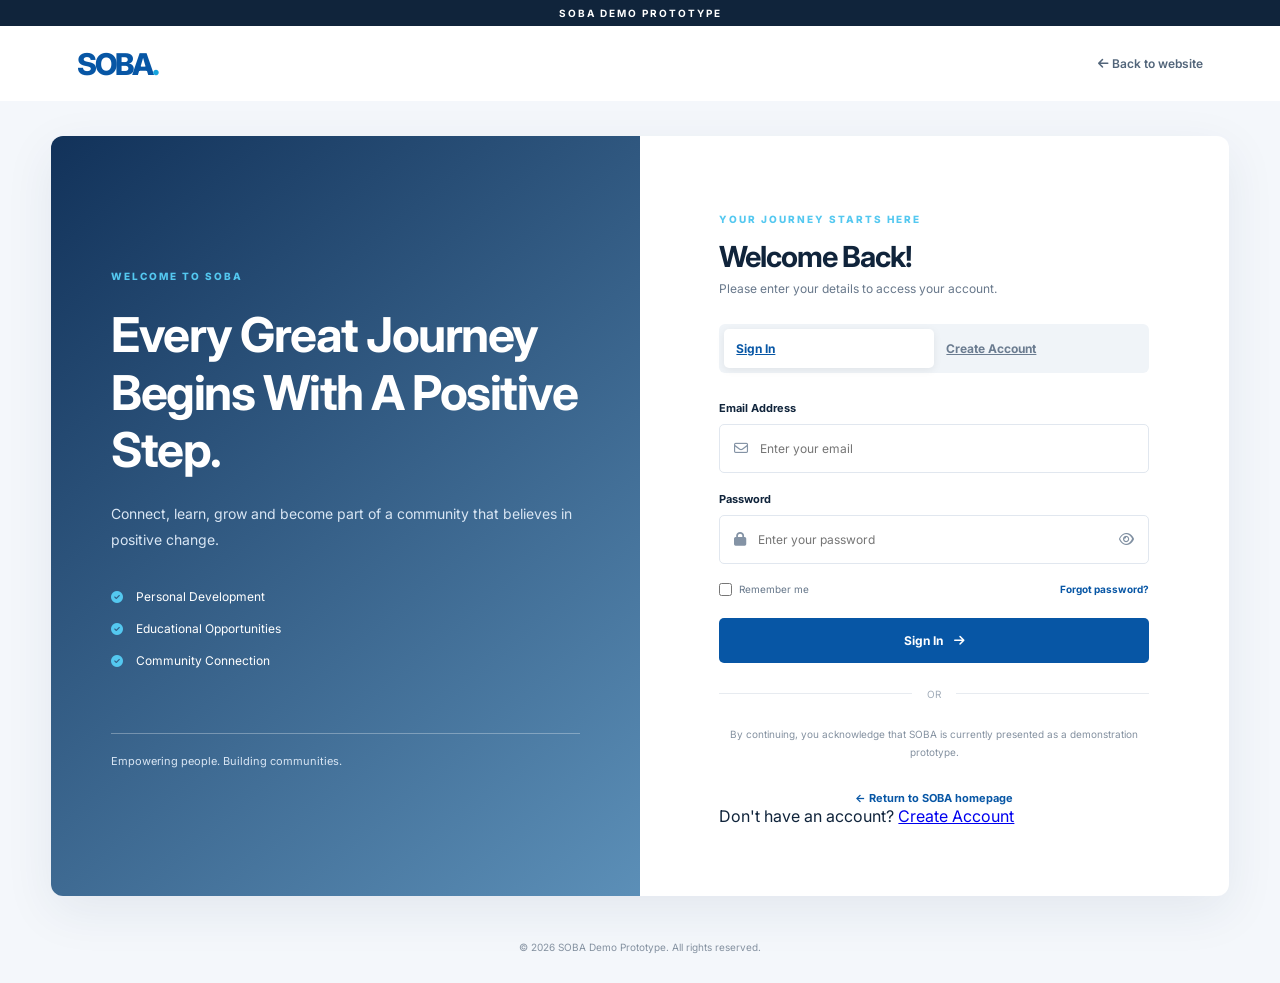
<file: videos.html>
<!DOCTYPE html>
<html lang="en">
<head>
    <meta charset="UTF-8">
    <meta name="viewport" content="width=device-width, initial-scale=1.0">
    <title>SOBA | Videos</title>
    <link rel="stylesheet" href="videos.css">
    <link rel="preconnect" href="https://fonts.googleapis.com">
    <link rel="preconnect" href="https://fonts.gstatic.com" crossorigin>
    <link href="https://fonts.googleapis.com/css2?family=Inter:wght@400;500;600;700;800&display=swap" rel="stylesheet">
    <link rel="stylesheet" href="https://cdnjs.cloudflare.com/ajax/libs/font-awesome/6.5.0/css/all.min.css">
</head>
<body>

    <header class="topbar">
        <a href="dashboard.html" class="brand">
            <span class="brand-icon"><i class="fa-solid fa-play"></i></span>
            <span>SOBA</span>
        </a>

        <div class="search-box">
            <i class="fa-solid fa-magnifying-glass"></i>
            <input type="search" id="videoSearch" placeholder="Search videos, topics or creators...">
        </div>

        <div class="top-actions">
            <a href="dashboard.html" class="icon-button" title="Home">
                <i class="fa-solid fa-house"></i>
            </a>
            <button class="icon-button" id="uploadTopButton" title="Upload video">
                <i class="fa-solid fa-cloud-arrow-up"></i>
            </button>
            <div class="profile-area">
                <button class="profile-button" id="profileButton">
                    <span class="profile-avatar" id="userInitial">S</span>
                    <i class="fa-solid fa-chevron-down"></i>
                </button>
                <div class="profile-menu" id="profileMenu">
                    <p id="profileName">SOBA Member</p>
                    <a href="dashboard.html">My dashboard</a>
                    <button id="logoutButton">Log out</button>
                </div>
            </div>
        </div>
    </header>

    <div class="page-layout">

        <aside class="sidebar">
            <div class="sidebar-heading">MENU</div>

            <a href="dashboard.html" class="side-link">
                <i class="fa-solid fa-house"></i><span>Home Feed</span>
            </a>
            <a href="#" class="side-link">
                <i class="fa-solid fa-compass"></i><span>Explore</span>
            </a>
            <a href="videos.html" class="side-link active">
                <i class="fa-solid fa-circle-play"></i><span>Videos</span>
            </a>
            <a href="#" class="side-link">
                <i class="fa-solid fa-podcast"></i><span>Audio & Podcasts</span>
            </a>
            <a href="photos.html" class="side-link">
                <i class="fa-regular fa-images"></i><span>Photos</span>
            </a>
            <a href="#" class="side-link">
                <i class="fa-regular fa-comments"></i><span>Discussions</span>
            </a>
            <a href="messages.html" class="side-link">
                <i class="fa-regular fa-message"></i><span>Messages</span>
            </a>
            <a href="#" class="side-link">
                <i class="fa-solid fa-people-group"></i><span>Groups</span>
            </a>
            <a href="#" class="side-link">
                <i class="fa-regular fa-calendar"></i><span>Events</span>
            </a>

            <div class="sidebar-divider"></div>
            <div class="sidebar-heading">YOUR SPACE</div>

            <a href="#" class="side-link">
                <i class="fa-regular fa-user"></i><span>My Profile</span>
            </a>
            <a href="#" class="side-link">
                <i class="fa-solid fa-gear"></i><span>Settings</span>
            </a>

            <div class="sidebar-note">
                <div class="note-icon"><i class="fa-solid fa-lightbulb"></i></div>
                <h4>Learn. Share. Grow.</h4>
                <p>Every video can inspire someone to take a positive step.</p>
            </div>

            <p class="sidebar-footer">© 2026 SOBA Community</p>
        </aside>

        <main class="main-content">

            <section class="video-hero">
                <div class="hero-content">
                    <span class="eyebrow"><i class="fa-solid fa-play"></i> SOBA WATCH</span>
                    <h1>Ideas worth watching.<br><span>Knowledge worth sharing.</span></h1>
                    <p>Discover educational videos, practical skills, community stories and inspiring conversations.</p>
                    <button class="primary-button" id="heroUploadButton">
                        <i class="fa-solid fa-plus"></i> Share a video
                    </button>
                </div>
                <div class="hero-art">
                    <div class="hero-play"><i class="fa-solid fa-play"></i></div>
                    <div class="hero-orbit orbit-one"></div>
                    <div class="hero-orbit orbit-two"></div>
                    <span class="floating-tag tag-one">LEARN</span>
                    <span class="floating-tag tag-two">CREATE</span>
                    <span class="floating-tag tag-three">INSPIRE</span>
                </div>
            </section>

            <section class="category-section">
                <div class="section-heading">
                    <div>
                        <h2>Explore videos</h2>
                        <p>Find content that matches your interests.</p>
                    </div>
                    <select id="sortVideos" class="sort-select">
                        <option value="recent">Most recent</option>
                        <option value="popular">Most popular</option>
                    </select>
                </div>

                <div class="category-list" id="categoryList">
                    <button class="category-chip active" data-category="All">All videos</button>
                    <button class="category-chip" data-category="Education">Education</button>
                    <button class="category-chip" data-category="Technology">Technology</button>
                    <button class="category-chip" data-category="Life Skills">Life Skills</button>
                    <button class="category-chip" data-category="Community">Community</button>
                    <button class="category-chip" data-category="Motivation">Motivation</button>
                    <button class="category-chip" data-category="Career">Career</button>
                </div>
            </section>

            <section class="video-section">
                <div class="section-heading feed-heading">
                    <div>
                        <h2>Community videos</h2>
                        <p>Watch, learn and take part in the conversation.</p>
                    </div>
                    <span class="video-count" id="videoCount">0 videos</span>
                </div>

                <div class="video-grid" id="videoGrid"></div>

                <div class="empty-state hidden" id="emptyState">
                    <i class="fa-solid fa-video-slash"></i>
                    <h3>No videos found</h3>
                    <p>Try another search or category.</p>
                </div>
            </section>

            <footer class="main-footer">
                <p>SOBA — A community for learning, sharing and positive growth.</p>
            </footer>
        </main>
    </div>

    <!-- Upload modal -->
    <div class="modal-overlay" id="uploadModal">
        <div class="modal-card">
            <button class="close-modal" id="closeUploadModal" aria-label="Close">
                <i class="fa-solid fa-xmark"></i>
            </button>

            <div class="modal-heading">
                <span class="modal-icon"><i class="fa-solid fa-cloud-arrow-up"></i></span>
                <h2>Share a video</h2>
                <p>Share something useful, educational or inspiring with the SOBA community.</p>
            </div>

            <form id="uploadForm">
                <label for="videoTitle">Video title</label>
                <input type="text" id="videoTitle" maxlength="90" placeholder="Give your video a title" required>

                <label for="videoDescription">Description</label>
                <textarea id="videoDescription" maxlength="400" rows="3" placeholder="What is this video about?"></textarea>

                <label for="videoCategory">Category</label>
                <select id="videoCategory" required>
                    <option value="">Choose a category</option>
                    <option>Education</option>
                    <option>Technology</option>
                    <option>Life Skills</option>
                    <option>Community</option>
                    <option>Motivation</option>
                    <option>Career</option>
                </select>

                <label class="file-drop" for="videoFile">
                    <i class="fa-solid fa-film"></i>
                    <strong id="fileLabel">Choose a video from your device</strong>
                    <span>MP4, WEBM or OGG · Maximum 50 MB</span>
                    <input type="file" id="videoFile" accept="video/mp4,video/webm,video/ogg" hidden required>
                </label>

                <div class="upload-preview hidden" id="uploadPreview">
                    <video id="previewVideo" controls></video>
                    <button type="button" id="removeVideo" class="remove-file">
                        <i class="fa-solid fa-trash"></i> Remove video
                    </button>
                </div>

                <label class="consent-line">
                    <input type="checkbox" id="videoConsent" required>
                    <span>I confirm that I have permission to share this video and that it respects other people's privacy.</span>
                </label>

                <button type="submit" class="primary-button submit-button">
                    <i class="fa-solid fa-paper-plane"></i> Publish video
                </button>
                <p class="form-message" id="formMessage"></p>
            </form>
        </div>
    </div>

    <!-- Video player modal -->
    <div class="player-overlay hidden" id="playerModal">
        <div class="player-container">
            <button class="close-player" id="closePlayer" aria-label="Close video">
                <i class="fa-solid fa-xmark"></i>
            </button>
            <div class="player-video-wrap">
                <video id="mainVideoPlayer" controls playsinline></video>
            </div>
            <div class="player-details">
                <h2 id="playerTitle"></h2>
                <p id="playerDescription"></p>
                <div class="player-author" id="playerAuthor"></div>
            </div>
        </div>
    </div>

    <div class="toast" id="toast"></div>

    <script src="videos.js"></script>
</body>
</html>
</file>
<file: dashboard.css>
/* =====================================
   SOBA COMMUNITY DASHBOARD
   NAVY / WHITE / SOFT GOLD
===================================== */

:root {
    --navy: #14243A;
    --navy-light: #203650;
    --gold: #D9A441;
    --gold-light: #F7EEDB;
    --white: #FFFFFF;
    --background: #F3F5F8;
    --text: #253247;
    --muted: #8993A3;
    --border: #E7EAF0;
    --success: #3B9275;
    --shadow: 0 8px 30px rgba(20, 36, 58, 0.055);
    --radius: 16px;
}

* {
    margin: 0;
    padding: 0;
    box-sizing: border-box;
}

body {
    font-family: "Inter", sans-serif;
    background: var(--background);
    color: var(--text);
    font-size: 14px;
}

button,
input,
textarea,
select {
    font: inherit;
}

button {
    cursor: pointer;
}

a {
    text-decoration: none;
    color: inherit;
}

/* TOPBAR */

.topbar {
    height: 76px;
    background: var(--white);
    border-bottom: 1px solid var(--border);
    display: flex;
    align-items: center;
    justify-content: space-between;
    padding: 0 4%;
    position: sticky;
    top: 0;
    z-index: 1000;
}

.brand {
    display: flex;
    align-items: center;
    gap: 16px;
    min-width: 220px;
}

.brand-name {
    font-size: 29px;
    font-weight: 800;
    letter-spacing: -1.5px;
    color: var(--navy);
}

.brand-name span {
    color: var(--gold);
}

.mobile-menu-btn {
    display: none;
    border: none;
    background: transparent;
    color: var(--navy);
    font-size: 21px;
}

.search-box {
    width: 390px;
    height: 43px;
    background: var(--background);
    border: 1px solid transparent;
    border-radius: 10px;
    display: flex;
    align-items: center;
    padding: 0 15px;
    gap: 11px;
    color: var(--muted);
}

.search-box:focus-within {
    border-color: var(--gold);
    background: var(--white);
}

.search-box input {
    border: none;
    outline: none;
    background: transparent;
    width: 100%;
    color: var(--text);
}

.top-actions {
    display: flex;
    align-items: center;
    gap: 22px;
}

.top-icon {
    width: 40px;
    height: 40px;
    border: none;
    background: var(--background);
    border-radius: 50%;
    color: var(--navy);
    font-size: 17px;
    position: relative;
}

.notification-dot {
    position: absolute;
    width: 8px;
    height: 8px;
    background: var(--gold);
    border: 2px solid white;
    border-radius: 50%;
    right: 8px;
    top: 7px;
}

.profile-wrapper {
    position: relative;
}

.profile-button {
    display: flex;
    align-items: center;
    gap: 10px;
    background: transparent;
    border: none;
    color: var(--navy);
    font-weight: 600;
}

.profile-button i {
    font-size: 11px;
    color: var(--muted);
}

.small-avatar,
.large-avatar {
    display: flex;
    justify-content: center;
    align-items: center;
    border-radius: 50%;
    background: var(--navy);
    color: white;
    font-weight: 700;
}

.small-avatar {
    width: 38px;
    height: 38px;
}

.large-avatar {
    width: 48px;
    height: 48px;
    font-size: 18px;
    flex-shrink: 0;
}

.profile-menu {
    display: none;
    position: absolute;
    right: 0;
    top: 55px;
    width: 190px;
    background: white;
    padding: 8px;
    border-radius: 12px;
    box-shadow: var(--shadow);
    border: 1px solid var(--border);
    z-index: 1100;
}

.profile-menu.show {
    display: block;
}

.profile-menu a,
.profile-menu button {
    width: 100%;
    display: flex;
    gap: 10px;
    align-items: center;
    padding: 12px;
    border: none;
    background: transparent;
    color: var(--text);
    border-radius: 8px;
    text-align: left;
}

.profile-menu a:hover,
.profile-menu button:hover {
    background: var(--background);
}

/* PAGE LAYOUT */

.page-layout {
    max-width: 1550px;
    margin: auto;
    padding: 28px 4%;
    display: grid;
    grid-template-columns: 225px minmax(0, 1fr) 275px;
    gap: 25px;
    align-items: start;
}

/* LEFT SIDEBAR */

.sidebar {
    background: var(--navy);
    color: white;
    border-radius: var(--radius);
    min-height: calc(100vh - 130px);
    padding: 23px 15px;
    position: sticky;
    top: 100px;
    display: flex;
    flex-direction: column;
}

.sidebar-user {
    display: flex;
    align-items: center;
    gap: 12px;
    padding: 0 5px 24px;
    border-bottom: 1px solid rgba(255,255,255,0.12);
}

.sidebar-user strong {
    display: block;
    font-size: 13px;
    margin-bottom: 5px;
}

.sidebar-user small {
    color: #B5C0D0;
    font-size: 11px;
}

.sidebar .large-avatar {
    background: var(--gold);
    color: var(--navy);
}

.menu-label {
    font-size: 10px;
    color: #A7B3C4;
    letter-spacing: 1.4px;
    font-weight: 700;
    margin: 25px 10px 12px;
}

.side-menu {
    display: flex;
    flex-direction: column;
    gap: 6px;
}

.menu-item {
    min-height: 45px;
    display: flex;
    align-items: center;
    gap: 13px;
    padding: 0 13px;
    color: #C4CDDA;
    background: transparent;
    border: none;
    border-radius: 9px;
    text-align: left;
    font-size: 12px;
    font-weight: 500;
    transition: 0.2s;
    width: 100%;
}

.menu-item i {
    width: 18px;
    font-size: 15px;
    text-align: center;
}

.menu-item:hover {
    color: white;
    background: rgba(255,255,255,0.08);
}

.menu-item.active {
    color: var(--navy);
    background: var(--gold);
    font-weight: 700;
}

.sidebar-bottom {
    margin-top: auto;
    padding-top: 30px;
}

.sidebar-help {
    background: rgba(255,255,255,0.08);
    padding: 13px 10px;
    border-radius: 11px;
    display: flex;
    gap: 10px;
    align-items: center;
    margin-bottom: 14px;
}

.help-icon {
    width: 35px;
    height: 35px;
    border-radius: 9px;
    background: var(--gold);
    color: var(--navy);
    display: grid;
    place-items: center;
}

.sidebar-help strong,
.sidebar-help small {
    display: block;
    font-size: 10px;
}

.sidebar-help small {
    color: #B5C0D0;
    margin-top: 4px;
}

.logout-side {
    color: #E6B5B5;
}

/* MAIN CONTENT */

.main-content {
    min-width: 0;
}

.welcome-banner {
    min-height: 235px;
    padding: 34px;
    background: var(--navy);
    color: white;
    border-radius: var(--radius);
    position: relative;
    overflow: hidden;
    display: flex;
    align-items: center;
    margin-bottom: 28px;
}

.welcome-content {
    max-width: 540px;
    position: relative;
    z-index: 2;
}

.eyebrow {
    font-size: 10px;
    font-weight: 700;
    letter-spacing: 1.7px;
    color: var(--gold);
}

.welcome-banner h1 {
    font-size: clamp(29px, 4vw, 42px);
    letter-spacing: -1.8px;
    margin: 14px 0 10px;
}

.welcome-banner h1 span {
    color: var(--gold);
}

.welcome-banner p {
    color: #C4CDDA;
    line-height: 1.8;
    max-width: 430px;
    font-size: 13px;
}

.explore-button {
    margin-top: 20px;
    padding: 12px 18px;
    border: none;
    background: var(--gold);
    color: var(--navy);
    border-radius: 8px;
    font-size: 12px;
    font-weight: 700;
}

.explore-button i {
    margin-left: 8px;
}

.welcome-decoration {
    position: absolute;
    right: 45px;
    top: 15px;
    font-size: 155px;
    color: rgba(255,255,255,0.07);
    transform: rotate(-15deg);
}

/* STORIES */

.stories-section {
    margin-bottom: 27px;
}

.section-heading,
.right-card-heading {
    display: flex;
    justify-content: space-between;
    align-items: center;
}

.section-heading {
    margin-bottom: 16px;
}

.section-heading h2,
.feed-filter-bar h2 {
    font-size: 18px;
    color: var(--navy);
    letter-spacing: -0.5px;
}

.section-heading p {
    color: var(--muted);
    font-size: 11px;
    margin-top: 5px;
}

.section-link {
    color: #9B7836;
    font-size: 11px;
    font-weight: 600;
}

.stories-list {
    display: flex;
    gap: 12px;
    overflow-x: auto;
    padding-bottom: 5px;
}

.story-card {
    min-width: 105px;
    height: 145px;
    border: none;
    border-radius: 13px;
    background-color: var(--navy-light);
    background-size: cover;
    background-position: center;
    position: relative;
    overflow: hidden;
    display: flex;
    justify-content: space-between;
    align-items: center;
    flex-direction: column;
    padding: 12px 7px;
    color: white;
}

.story-card:not(.create-story)::before {
    content: "";
    position: absolute;
    inset: 0;
    background: linear-gradient(transparent, rgba(0,0,0,0.8));
}

.story-card strong,
.story-avatar {
    position: relative;
    z-index: 1;
}

.story-card strong {
    font-size: 10px;
    text-align: center;
}

.story-avatar {
    width: 36px;
    height: 36px;
    display: grid;
    place-items: center;
    border-radius: 50%;
    border: 2px solid var(--gold);
    background: var(--navy);
    color: white;
    font-weight: 700;
}

.create-story {
    background: white;
    color: var(--navy);
    border: 1px dashed #C7CDD7;
    justify-content: center;
    gap: 12px;
}

.story-add {
    width: 43px;
    height: 43px;
    border-radius: 50%;
    background: var(--gold-light);
    color: #99722F;
    display: grid;
    place-items: center;
    font-size: 16px;
}

/* CREATE POST */

.create-post-card,
.post-card,
.coming-section {
    background: white;
    border: 1px solid var(--border);
    border-radius: var(--radius);
    padding: 22px;
    margin-bottom: 20px;
    box-shadow: var(--shadow);
}

.create-post-heading {
    display: flex;
    justify-content: space-between;
    align-items: center;
    margin-bottom: 18px;
}

.create-post-heading h2 {
    color: var(--navy);
    font-size: 16px;
}

.create-post-heading p {
    color: var(--muted);
    font-size: 11px;
    margin-top: 5px;
}

.create-post-heading > i {
    color: var(--gold);
    font-size: 22px;
}

.create-post-top {
    display: flex;
    gap: 13px;
    align-items: flex-start;
}

.current-avatar {
    background: var(--navy);
}

.create-post-top textarea {
    width: 100%;
    border: 1px solid var(--border);
    background: var(--background);
    border-radius: 10px;
    padding: 14px;
    outline: none;
    resize: vertical;
    min-height: 85px;
    color: var(--text);
    line-height: 1.6;
}

.create-post-top textarea:focus {
    border-color: var(--gold);
    background: white;
}

.selected-file {
    color: var(--success);
    font-size: 11px;
    margin: 12px 0;
}

.create-post-bottom {
    margin-top: 18px;
    padding-top: 15px;
    border-top: 1px solid var(--border);
    display: flex;
    justify-content: space-between;
    align-items: center;
    gap: 12px;
}

.post-tools {
    display: flex;
    gap: 17px;
    flex-wrap: wrap;
}

.post-tool {
    display: flex;
    align-items: center;
    gap: 7px;
    font-size: 11px;
    color: var(--muted);
    cursor: pointer;
}

.photo-tool i {
    color: #6C9B83;
}

.video-tool i {
    color: #B27B50;
}

.audio-tool i {
    color: #8978A9;
}

.publish-button {
    border: none;
    background: var(--navy);
    color: white;
    border-radius: 8px;
    padding: 12px 19px;
    font-size: 11px;
    font-weight: 700;
    transition: 0.2s;
}

.publish-button:hover {
    background: var(--gold);
    color: var(--navy);
}

.publish-button:disabled {
    opacity: 0.6;
    cursor: not-allowed;
}

/* FEED */

.feed-filter-bar {
    display: flex;
    justify-content: space-between;
    align-items: center;
    margin: 30px 0 17px;
}

.feed-filter-bar h2 {
    margin-top: 6px;
}

.feed-filter-bar select {
    padding: 10px 12px;
    border: 1px solid var(--border);
    border-radius: 8px;
    background: white;
    color: var(--text);
    outline: none;
    font-size: 11px;
}

/* POST CARDS */

.post-card {
    padding: 20px;
}

.post-header {
    display: flex;
    align-items: center;
    gap: 11px;
}

.post-avatar {
    width: 43px;
    height: 43px;
    border-radius: 50%;
    display: grid;
    place-items: center;
    background: var(--gold-light);
    color: var(--navy);
    font-weight: 800;
}

.post-author {
    flex: 1;
}

.post-author strong {
    color: var(--navy);
    display: block;
    font-size: 12px;
}

.post-author small {
    color: var(--muted);
    font-size: 10px;
    display: block;
    margin-top: 5px;
}

.post-category {
    color: #9B7836;
    background: var(--gold-light);
    padding: 6px 9px;
    border-radius: 20px;
    font-size: 9px;
    font-weight: 700;
}

.post-more {
    border: none;
    background: transparent;
    color: var(--muted);
    font-size: 18px;
}

.post-text {
    font-size: 12px;
    line-height: 1.8;
    margin: 17px 0;
    color: #526073;
    overflow-wrap: anywhere;
}

.post-media {
    width: 100%;
    max-height: 420px;
    object-fit: contain;
    border-radius: 11px;
    background: #101820;
}

.post-stats {
    display: flex;
    justify-content: space-between;
    color: var(--muted);
    font-size: 10px;
    padding: 15px 0;
    border-bottom: 1px solid var(--border);
}

.post-actions {
    display: flex;
    gap: 10px;
    padding-top: 13px;
}

.post-action {
    flex: 1;
    padding: 10px;
    background: transparent;
    border: none;
    color: #788395;
    border-radius: 7px;
    font-size: 11px;
}

.post-action:hover {
    background: var(--background);
    color: var(--navy);
}

.post-action.liked {
    color: #C65D68;
    background: #FFF1F2;
}

.comments-area {
    display: none;
    margin-top: 15px;
}

.comments-area.show {
    display: block;
}

.comment-bubble {
    background: var(--background);
    border-radius: 9px;
    padding: 11px;
    font-size: 11px;
    line-height: 1.6;
    margin-bottom: 8px;
}

.comment-bubble strong {
    color: var(--navy);
    margin-right: 6px;
}

.comment-form {
    display: flex;
    gap: 8px;
    margin-top: 12px;
}

.comment-form input {
    min-width: 0;
    flex: 1;
    border: 1px solid var(--border);
    border-radius: 8px;
    padding: 11px;
    outline: none;
    font-size: 11px;
}

.comment-form button {
    border: none;
    background: var(--navy);
    color: white;
    padding: 0 17px;
    border-radius: 8px;
}

.media-placeholder {
    min-height: 190px;
    background: var(--navy);
    color: white;
    border-radius: 11px;
    display: flex;
    flex-direction: column;
    justify-content: center;
    align-items: center;
    gap: 9px;
}

.media-placeholder i {
    color: var(--gold);
    font-size: 35px;
}

.media-placeholder small {
    color: #C4CDDA;
}

.empty-feed {
    background: white;
    border-radius: 12px;
    padding: 40px;
    text-align: center;
    color: var(--muted);
}

.empty-feed i {
    font-size: 30px;
    margin-bottom: 12px;
}

.empty-feed h3 {
    color: var(--navy);
    margin-bottom: 8px;
}

/* RIGHT SIDEBAR */

.right-sidebar {
    display: flex;
    flex-direction: column;
    gap: 18px;
}

.right-card {
    background: white;
    padding: 20px;
    border: 1px solid var(--border);
    border-radius: var(--radius);
    box-shadow: var(--shadow);
}

.right-card-heading {
    margin-bottom: 17px;
}

.right-card-heading h3 {
    color: var(--navy);
    font-size: 13px;
}

.right-card-heading > i {
    color: var(--gold);
}

.right-card-heading span {
    color: #9B7836;
    font-size: 9px;
}

.welcome-card > p {
    font-size: 11px;
    color: var(--muted);
    line-height: 1.8;
    margin-bottom: 17px;
}

.right-card > a {
    color: #9B7836;
    font-size: 10px;
    font-weight: 700;
}

.member-item {
    display: flex;
    align-items: center;
    gap: 9px;
    margin-top: 17px;
}

.member-avatar {
    width: 35px;
    height: 35px;
    display: grid;
    place-items: center;
    border-radius: 50%;
    color: white;
    font-weight: 700;
    flex-shrink: 0;
}

.avatar-one {
    background: #7D8C9C;
}

.avatar-two {
    background: #A58B6B;
}

.avatar-three {
    background: #668B7B;
}

.member-item > div {
    min-width: 0;
    flex: 1;
}

.member-item strong,
.member-item small {
    display: block;
}

.member-item strong {
    font-size: 10px;
    color: var(--navy);
}

.member-item small {
    font-size: 9px;
    color: var(--muted);
    margin-top: 4px;
}

.follow-btn {
    border: 1px solid var(--gold);
    background: white;
    color: #92702F;
    padding: 6px 9px;
    border-radius: 6px;
    font-size: 9px;
    font-weight: 700;
}

.follow-btn.following {
    background: var(--navy);
    color: white;
    border-color: var(--navy);
}

.trend-item {
    border-bottom: 1px solid var(--border);
    padding: 12px 0;
}

.trend-item:last-child {
    border: none;
}

.trend-item small,
.trend-item strong,
.trend-item span {
    display: block;
}

.trend-item small {
    font-size: 8px;
    letter-spacing: 1px;
    color: #A58443;
    margin-bottom: 6px;
}

.trend-item strong {
    color: var(--navy);
    font-size: 11px;
}

.trend-item span {
    color: var(--muted);
    font-size: 9px;
    margin-top: 5px;
}

.event-date {
    width: 100%;
    height: 85px;
    background: var(--navy);
    border-radius: 10px;
    display: flex;
    flex-direction: column;
    align-items: center;
    justify-content: center;
    color: var(--gold);
    margin-bottom: 13px;
}

.event-date strong {
    font-size: 22px;
    letter-spacing: 2px;
}

.event-date span {
    font-size: 9px;
    letter-spacing: 2px;
}

.event-card h4 {
    color: var(--navy);
    font-size: 12px;
}

.event-card p {
    color: var(--muted);
    font-size: 10px;
    line-height: 1.7;
    margin: 8px 0 12px;
}

.right-legal {
    color: var(--muted);
    font-size: 9px;
    text-align: center;
    line-height: 2;
}

/* OTHER SECTIONS */

.coming-section {
    display: flex;
    gap: 15px;
    align-items: center;
}

.coming-section > i {
    width: 40px;
    height: 40px;
    background: var(--gold-light);
    color: #9B7836;
    display: grid;
    place-items: center;
    border-radius: 10px;
}

.coming-section strong {
    color: var(--navy);
}

.coming-section p {
    color: var(--muted);
    margin-top: 5px;
    font-size: 11px;
}

.feed-footer {
    text-align: center;
    color: var(--muted);
    font-size: 10px;
    padding: 25px 0;
}

/* STORY MODAL */

.modal {
    display: none;
    position: fixed;
    inset: 0;
    background: rgba(10,20,34,0.8);
    z-index: 2000;
    justify-content: center;
    align-items: center;
    padding: 20px;
}

.modal.show {
    display: flex;
}

.story-viewer {
    background: white;
    border-radius: 16px;
    width: 100%;
    max-width: 430px;
    min-height: 300px;
    padding: 35px;
    display: grid;
    place-items: center;
    position: relative;
    text-align: center;
}

.story-viewer h3 {
    color: var(--navy);
    margin: 17px 0;
}

.story-viewer p {
    color: var(--muted);
    line-height: 1.8;
}

.modal-close {
    position: absolute;
    right: 15px;
    top: 15px;
    background: var(--background);
    border: none;
    width: 35px;
    height: 35px;
    border-radius: 50%;
    color: var(--navy);
}

/* TOAST */

.toast {
    position: fixed;
    bottom: 25px;
    right: 25px;
    background: var(--navy);
    color: white;
    padding: 14px 20px;
    border-radius: 9px;
    font-size: 12px;
    opacity: 0;
    visibility: hidden;
    transform: translateY(10px);
    transition: 0.3s;
    z-index: 3000;
    box-shadow: var(--shadow);
}

.toast.show {
    opacity: 1;
    visibility: visible;
    transform: translateY(0);
}

/* RESPONSIVE */

@media (max-width: 1150px) {
    .page-layout {
        grid-template-columns: 210px minmax(0, 1fr);
    }

    .right-sidebar {
        display: none;
    }
}

@media (max-width: 760px) {
    .topbar {
        padding: 0 16px;
        height: 65px;
    }

    .brand {
        min-width: auto;
    }

    .mobile-menu-btn {
        display: block;
    }

    .brand-name {
        font-size: 25px;
    }

    .search-box {
        width: auto;
        flex: 1;
        margin: 0 12px;
        height: 38px;
    }

    .top-actions {
        gap: 8px;
    }

    .profile-button {
        gap: 5px;
    }

    .profile-button > span:not(.small-avatar),
    .profile-button > i {
        display: none;
    }

    .page-layout {
        display: block;
        padding: 18px 14px;
    }

    .sidebar {
        position: fixed;
        left: -280px;
        top: 65px;
        bottom: 0;
        width: 250px;
        min-height: auto;
        border-radius: 0;
        z-index: 1500;
        overflow-y: auto;
        transition: left 0.3s ease;
    }

    .sidebar.open {
        left: 0;
    }

    .welcome-banner {
        min-height: 215px;
        padding: 25px;
    }

    .welcome-decoration {
        right: 5px;
        font-size: 100px;
    }

    .welcome-banner h1 {
        font-size: 31px;
    }

    .welcome-banner p {
        max-width: 85%;
    }

    .create-post-card,
    .post-card {
        padding: 16px;
    }

    .create-post-bottom {
        align-items: flex-start;
        flex-direction: column;
    }

    .publish-button {
        width: 100%;
    }

    .post-tools {
        width: 100%;
        justify-content: space-between;
    }

    .feed-filter-bar {
        gap: 10px;
    }

    .feed-filter-bar h2 {
        font-size: 16px;
    }
}

@media (max-width: 420px) {
    .search-box {
        margin: 0 7px;
    }

    .search-box input {
        font-size: 10px;
    }

    .top-icon {
        width: 34px;
        height: 34px;
    }

    .welcome-banner {
        padding: 20px;
    }

    .welcome-banner h1 {
        font-size: 27px;
    }

    .post-category {
        display: none;
    }

    .post-action {
        font-size: 10px;
        padding: 8px 3px;
    }

    .feed-filter-bar select {
        max-width: 115px;
        font-size: 10px;
    }
}
</file>
<file: login.css>
:root {
    --blue: #0756a5;
    --cyan: #16a5df;
    --dark: #10243b;
    --text: #68788b;
    --light: #f4f8fc;
}

* {
    margin: 0;
    padding: 0;
    box-sizing: border-box;
}

body {
    font-family: 'Inter', sans-serif;
    background: #f4f7fb;
    color: var(--dark);
    min-height: 100vh;
}

button, input, select {
    font-family: inherit;
}

button {
    cursor: pointer;
}

.demo-label {
    background: #10243b;
    color: white;
    text-align: center;
    padding: 7px;
    font-size: 10px;
    font-weight: 700;
    letter-spacing: 2px;
}

.topbar {
    height: 75px;
    padding: 0 6%;
    display: flex;
    align-items: center;
    justify-content: space-between;
    background: white;
}

.logo, .mobile-logo {
    font-size: 30px;
    font-weight: 800;
    letter-spacing: -2px;
    text-decoration: none;
    color: var(--blue);
}

.logo span, .mobile-logo span {
    color: var(--cyan);
}

.back-home {
    text-decoration: none;
    color: #52657a;
    font-size: 12px;
    font-weight: 600;
}

.auth-container {
    display: grid;
    grid-template-columns: 1fr 1fr;
    max-width: 1250px;
    min-height: 760px;
    margin: 35px auto;
    width: 92%;
    background: white;
    border-radius: 12px;
    overflow: hidden;
    box-shadow: 0 15px 50px rgba(20,50,90,.08);
}

.auth-visual {
    position: relative;
    display: flex;
    align-items: center;
    background: url('https://images.unsplash.com/photo-1529156069898-49953e39b3ac?w=1200') center/cover;
    color: white;
}

.visual-overlay {
    position: absolute;
    inset: 0;
    background: linear-gradient(140deg, rgba(5,39,81,.95), rgba(4,83,145,.65));
}

.visual-content {
    position: relative;
    z-index: 1;
    padding: 60px;
}

.visual-tag, .eyebrow {
    color: #54c8f0;
    font-size: 10px;
    font-weight: 800;
    letter-spacing: 2px;
}

.visual-content h1 {
    font-size: clamp(32px, 4vw, 48px);
    line-height: 1.2;
    margin: 22px 0;
    letter-spacing: -1.5px;
}

.visual-content > p {
    font-size: 14px;
    line-height: 1.9;
    color: #d9e6f4;
}

.visual-features {
    margin-top: 35px;
    display: flex;
    flex-direction: column;
    gap: 17px;
    font-size: 12px;
}

.visual-features i {
    color: #54c8f0;
    margin-right: 10px;
}

.visual-footer {
    margin-top: 65px;
    border-top: 1px solid rgba(255,255,255,.3);
    padding-top: 20px;
    font-size: 11px;
    color: #d9e6f4;
}

.auth-panel {
    display: flex;
    align-items: center;
    justify-content: center;
    padding: 55px 35px;
}

.auth-box {
    width: 100%;
    max-width: 430px;
}

.mobile-logo {
    display: none;
}

.auth-heading h2 {
    font-size: 29px;
    margin: 12px 0 7px;
    letter-spacing: -1px;
}

.auth-heading p {
    color: var(--text);
    font-size: 12px;
}

.auth-tabs {
    display: grid;
    grid-template-columns: 1fr 1fr;
    margin: 28px 0;
    background: #f0f4f8;
    padding: 5px;
    border-radius: 6px;
}

.tab {
    border: none;
    padding: 12px;
    border-radius: 5px;
    background: transparent;
    color: #6b7c90;
    font-size: 12px;
    font-weight: 700;
}

.tab.active {
    background: white;
    color: var(--blue);
    box-shadow: 0 2px 8px rgba(0,0,0,.07);
}

.form-group {
    margin-bottom: 19px;
}

.form-group label {
    display: block;
    font-size: 11px;
    font-weight: 700;
    margin-bottom: 9px;
}

.input-wrapper {
    display: flex;
    align-items: center;
    height: 49px;
    border: 1px solid #e1e7ef;
    border-radius: 5px;
    padding: 0 14px;
    transition: .3s;
}

.input-wrapper:focus-within {
    border-color: var(--blue);
    box-shadow: 0 0 0 3px rgba(7,86,165,.08);
}

.input-wrapper > i {
    color: #8493a5;
    font-size: 14px;
    margin-right: 12px;
}

.input-wrapper input, .input-wrapper select {
    width: 100%;
    border: none;
    outline: none;
    background: transparent;
    color: var(--dark);
    font-size: 12px;
    height: 100%;
}

.input-wrapper select {
    cursor: pointer;
}

.toggle-password {
    border: none;
    background: transparent;
    color: #8090a2;
}

.form-options {
    display: flex;
    align-items: center;
    justify-content: space-between;
    margin: 15px 0 22px;
}

.remember {
    display: flex;
    align-items: center;
    gap: 7px;
    font-size: 10px;
    color: #66778a;
}

.remember input {
    accent-color: var(--blue);
}

.forgot-btn {
    background: transparent;
    border: none;
    color: var(--blue);
    font-size: 10px;
    font-weight: 700;
}

.submit-btn {
    width: 100%;
    padding: 15px;
    border: none;
    border-radius: 5px;
    background: var(--blue);
    color: white;
    font-weight: 700;
    font-size: 12px;
    transition: .3s;
}

.submit-btn i {
    margin-left: 8px;
}

.submit-btn:hover {
    background: var(--cyan);
    transform: translateY(-2px);
}

.auth-divider {
    display: flex;
    align-items: center;
    gap: 15px;
    margin: 25px 0;
    color: #a1acb9;
    font-size: 10px;
}

.auth-divider::before, .auth-divider::after {
    content: "";
    height: 1px;
    background: #e7ebf0;
    flex: 1;
}

.auth-bottom {
    color: #8491a0;
    font-size: 10px;
    line-height: 1.8;
    text-align: center;
}

.auth-home {
    text-align: center;
    margin-top: 25px;
}

.auth-home a {
    text-decoration: none;
    color: var(--blue);
    font-size: 11px;
    font-weight: 700;
}

.alert-message {
    display: none;
    padding: 12px;
    border-radius: 5px;
    margin-bottom: 18px;
    font-size: 11px;
}

.alert-message.show {
    display: block;
}

.alert-message.success {
    background: #e8f8ef;
    color: #167744;
}

.alert-message.error {
    background: #fff0f0;
    color: #c0392b;
}

.hidden {
    display: none !important;
}

.terms {
    margin: 15px 0 20px;
}

.auth-footer {
    text-align: center;
    padding: 10px 20px 30px;
    color: #8491a0;
    font-size: 10px;
}

@media(max-width: 850px) {
    .auth-container {
        grid-template-columns: 1fr;
        max-width: 550px;
    }

    .auth-visual {
        display: none;
    }

    .mobile-logo {
        display: block;
        margin-bottom: 30px;
    }

    .auth-panel {
        padding: 50px 30px;
    }
}

@media(max-width: 480px) {
    .topbar {
        padding: 0 5%;
    }

    .auth-container {
        width: 94%;
        margin: 18px auto;
    }

    .auth-panel {
        padding: 35px 20px;
    }

    .auth-heading h2 {
        font-size: 25px;
    }

    .back-home {
        font-size: 10px;
    }
    
.auth-tabs {
    display: flex;
    gap: 10px;
    margin: 25px 0;
}

.auth-tabs .tab {
    flex: 1;
    text-align: center;
    text-decoration: none;
    display: block;
    cursor: pointer;
    font-family: inherit;
}

.auth-register-note {
    text-align: center;
    margin-top: 20px;
    font-size: 13px;
    color: #64748b;
}

.auth-register-note a {
    color: #087f8c;
    font-weight: 700;
    text-decoration: none;
    margin-left: 5px;
}

.auth-register-note a:hover {
    text-decoration: underline;
}

}
</file>
<file: messages.css>
:root {
    --primary: #D9A441;
    --primary-dark: #B8872F;
    --gold-soft: #F8EED9;
    --navy: #14243A;
    --navy-light: #203650;
    --text: #253247;
    --muted: #8792A2;
    --border: #E7EAF0;
    --background: #F3F5F8;
    --white: #FFFFFF;
    --success: #36A77A;
}

* {
    margin: 0;
    padding: 0;
    box-sizing: border-box;
}

body {
    font-family: "DM Sans", sans-serif;
    background: var(--background);
    color: var(--text);
}

button, input, textarea {
    font: inherit;
}

button {
    cursor: pointer;
}

.messages-app {
    display: grid;
    grid-template-columns: 235px 330px minmax(350px, 1fr) 260px;
    height: 100vh;
    min-height: 650px;
    overflow: hidden;
}

/* SIDEBAR */

.side-panel {
    background: var(--navy);
    color: white;
    padding: 28px 19px 18px;
    display: flex;
    flex-direction: column;
}

.brand {
    display: flex;
    align-items: center;
    gap: 12px;
    text-decoration: none;
    color: white;
    margin-bottom: 55px;
    padding-left: 5px;
}

.brand-icon {
    width: 43px;
    height: 43px;
    border-radius: 13px;
    background: linear-gradient(135deg, #E9BE68, #C18C32);
    display: grid;
    place-items: center;
    font-family: Manrope, sans-serif;
    font-weight: 800;
    font-size: 25px;
    color: var(--navy);
}

.brand strong {
    display: block;
    font-size: 20px;
    letter-spacing: 2px;
}

.brand small {
    color: #B8C2D0;
    font-size: 8px;
    letter-spacing: 1.5px;
}

.side-label {
    color: #8998AD;
    font-size: 9px;
    font-weight: 800;
    letter-spacing: 1.5px;
    margin: 0 0 16px 9px;
}

.side-navigation {
    display: grid;
    gap: 7px;
    margin-bottom: 40px;
}

.side-navigation a {
    display: flex;
    align-items: center;
    gap: 13px;
    color: #BCC6D3;
    text-decoration: none;
    padding: 13px 12px;
    border-radius: 11px;
    font-size: 12px;
    transition: .25s;
}

.side-navigation a:hover,
.side-navigation a.active {
    background: var(--navy-light);
    color: white;
}

.side-navigation a.active {
    box-shadow: inset 3px 0 var(--primary);
}

.side-navigation a.active i {
    color: var(--primary);
}

.side-navigation a i {
    width: 17px;
    font-size: 15px;
}

.nav-count {
    margin-left: auto;
    background: var(--primary);
    color: var(--navy);
    border-radius: 20px;
    padding: 2px 7px;
    font-size: 10px;
    font-weight: 800;
}

.wellbeing-card {
    margin-top: 3px;
    background: #1C304A;
    border: 1px solid #344760;
    border-radius: 15px;
    padding: 17px;
}

.wellbeing-icon {
    color: var(--primary);
    font-size: 21px;
    margin-bottom: 15px;
}

.wellbeing-card h3 {
    font-family: Manrope, sans-serif;
    font-size: 13px;
    line-height: 1.5;
    margin-bottom: 8px;
}

.wellbeing-card p {
    font-size: 10px;
    line-height: 1.8;
    color: #B5C0CE;
}

.side-bottom {
    margin-top: auto;
    border-top: 1px solid #34465D;
    padding-top: 18px;
}

.profile-mini {
    display: flex;
    align-items: center;
    gap: 10px;
}

.avatar {
    width: 39px;
    height: 39px;
    flex-shrink: 0;
    border-radius: 13px;
    display: grid;
    place-items: center;
    font-weight: 800;
    color: var(--navy);
}

.avatar-me {
    background: linear-gradient(135deg, #F1D28E, #D9A441);
}

.profile-details {
    min-width: 0;
    flex: 1;
}

.profile-details strong,
.profile-details small {
    display: block;
    overflow: hidden;
    text-overflow: ellipsis;
    white-space: nowrap;
}

.profile-details strong {
    font-size: 11px;
}

.profile-details small {
    font-size: 9px;
    color: #A8B5C6;
    margin-top: 4px;
}

#logoutBtn {
    color: #BCC6D3;
    border: 0;
    background: transparent;
    padding: 7px;
}

#logoutBtn:hover {
    color: var(--primary);
}

/* INBOX */

.inbox-panel {
    background: white;
    border-right: 1px solid var(--border);
    display: flex;
    flex-direction: column;
    min-width: 0;
}

.inbox-heading {
    padding: 33px 22px 20px;
    display: flex;
    align-items: flex-start;
    justify-content: space-between;
}

.eyebrow {
    color: var(--primary-dark);
    font-size: 9px;
    font-weight: 800;
    letter-spacing: 1.6px;
}

.inbox-heading h1 {
    font-family: Manrope, sans-serif;
    font-size: 27px;
    margin-top: 8px;
    letter-spacing: -1px;
    color: var(--navy);
}

.inbox-heading h1 span {
    color: var(--primary-dark);
}

.inbox-heading p {
    color: var(--muted);
    font-size: 11px;
    margin-top: 5px;
}

.icon-button {
    width: 38px;
    height: 38px;
    border: 1px solid var(--border);
    background: white;
    color: var(--navy);
    border-radius: 12px;
    transition: .2s;
}

.icon-button:hover {
    background: var(--gold-soft);
    color: var(--primary-dark);
    border-color: #E8D4AA;
}

.inbox-tabs {
    display: flex;
    gap: 19px;
    padding: 0 22px 16px;
    border-bottom: 1px solid var(--border);
}

.tab-button {
    border: 0;
    background: transparent;
    color: var(--muted);
    font-size: 11px;
    padding: 8px 0;
}

.tab-button.active {
    color: var(--navy);
    font-weight: 800;
    border-bottom: 2px solid var(--primary);
}

.search-box {
    margin: 17px 18px 10px;
    background: #F7F8FA;
    border: 1px solid #E9ECF1;
    border-radius: 10px;
    display: flex;
    align-items: center;
    gap: 9px;
    padding: 11px;
    color: #9AA4B2;
}

.search-box:focus-within {
    border-color: var(--primary);
    background: white;
}

.search-box input {
    width: 100%;
    border: 0;
    outline: 0;
    background: transparent;
    font-size: 10px;
    color: var(--text);
}

.search-box span {
    font-size: 9px;
    white-space: nowrap;
}

.inbox-list {
    flex: 1;
    overflow-y: auto;
    padding: 5px 10px;
}

.chat-item {
    width: 100%;
    display: flex;
    gap: 11px;
    align-items: center;
    padding: 13px 10px;
    border: 0;
    background: white;
    text-align: left;
    border-radius: 12px;
    transition: .2s;
}

.chat-item:hover {
    background: #F7F8FA;
}

.chat-item.selected {
    background: #FBF5E9;
}

.chat-avatar {
    width: 43px;
    height: 43px;
    flex-shrink: 0;
    border-radius: 14px;
    display: grid;
    place-items: center;
    font-size: 13px;
    font-weight: 800;
    color: white;
    position: relative;
}

.chat-avatar::after {
    content: "";
    position: absolute;
    width: 9px;
    height: 9px;
    right: -2px;
    bottom: 0;
    background: var(--success);
    border: 2px solid white;
    border-radius: 50%;
}

.chat-info {
    min-width: 0;
    flex: 1;
}

.chat-info-top {
    display: flex;
    align-items: center;
    justify-content: space-between;
    gap: 5px;
}

.chat-info strong {
    font-size: 11px;
    color: var(--navy);
}

.chat-info time {
    color: #9AA4B2;
    font-size: 9px;
}

.chat-info p {
    font-size: 10px;
    color: #8A96A5;
    white-space: nowrap;
    overflow: hidden;
    text-overflow: ellipsis;
    margin-top: 6px;
}

.unread-dot {
    width: 7px;
    height: 7px;
    border-radius: 50%;
    background: var(--primary);
}

.inbox-footer {
    border-top: 1px solid var(--border);
    padding: 15px;
    color: #93A0AF;
    font-size: 9px;
    display: flex;
    gap: 8px;
    align-items: center;
}

.inbox-footer i {
    color: var(--primary-dark);
}

/* CONVERSATION */

.conversation-panel {
    display: flex;
    flex-direction: column;
    min-width: 0;
    background: #F7F8FA;
}

.conversation-header {
    background: white;
    min-height: 84px;
    padding: 18px 25px;
    display: flex;
    align-items: center;
    border-bottom: 1px solid var(--border);
}

.empty-header {
    color: var(--primary-dark);
    font-size: 10px;
    font-weight: 800;
    letter-spacing: 1.4px;
}

.active-person {
    display: flex;
    align-items: center;
    gap: 12px;
    width: 100%;
}

.active-person h3 {
    font-size: 13px;
    color: var(--navy);
}

.active-person p {
    color: #8B97A6;
    font-size: 10px;
    margin-top: 4px;
}

.header-actions {
    margin-left: auto;
    display: flex;
    gap: 9px;
}

.header-actions button {
    background: white;
    border: 1px solid var(--border);
    color: #728096;
    width: 34px;
    height: 34px;
    border-radius: 10px;
    transition: .2s;
}

.header-actions button:hover {
    background: var(--gold-soft);
    color: var(--navy);
    border-color: #E8D4AA;
}

.conversation-focus {
    margin: 16px 24px 5px;
    background: #FBF5E9;
    border: 1px solid #EFE0C2;
    border-radius: 12px;
    padding: 12px;
    display: flex;
    align-items: center;
    gap: 11px;
}

.focus-symbol {
    width: 34px;
    height: 34px;
    border-radius: 11px;
    display: grid;
    place-items: center;
    background: white;
    color: var(--primary-dark);
}

.conversation-focus small,
.conversation-focus strong {
    display: block;
}

.conversation-focus small {
    font-size: 8px;
    letter-spacing: 1px;
    color: #A17B35;
    margin-bottom: 4px;
}

.conversation-focus strong {
    font-size: 10px;
    color: var(--navy);
}

.focus-status {
    margin-left: auto;
    color: #9A7738;
    font-size: 8px;
    font-weight: 800;
    letter-spacing: .7px;
    white-space: nowrap;
}

.chat-content {
    flex: 1;
    overflow-y: auto;
    padding: 22px 25px;
    display: flex;
    flex-direction: column;
    gap: 17px;
}

.welcome-state {
    margin: auto;
    text-align: center;
    max-width: 380px;
    padding: 20px;
}

.welcome-art {
    width: 145px;
    height: 145px;
    position: relative;
    margin: 0 auto 25px;
    border-radius: 50%;
    background: #F7EDD9;
    display: grid;
    place-items: center;
}

.welcome-art > i {
    position: relative;
    z-index: 2;
    font-size: 43px;
    color: var(--primary-dark);
}

.art-circle {
    position: absolute;
    border-radius: 50%;
    border: 1px solid #E3C98E;
}

.circle-one {
    inset: 12px;
}

.circle-two {
    inset: 25px;
}

.welcome-state h2 {
    font-family: Manrope, sans-serif;
    font-size: 20px;
    line-height: 1.5;
    margin: 12px 0;
    color: var(--navy);
}

.welcome-state p {
    color: var(--muted);
    font-size: 11px;
    line-height: 1.8;
}

.welcome-tags {
    display: flex;
    justify-content: center;
    flex-wrap: wrap;
    gap: 7px;
    margin-top: 18px;
}

.welcome-tags span {
    background: white;
    border: 1px solid var(--border);
    padding: 7px 10px;
    border-radius: 20px;
    font-size: 9px;
    color: #66758A;
}

.message-day {
    text-align: center;
    font-size: 9px;
    color: #9AA4B2;
    margin: 5px 0;
}

.message-row {
    display: flex;
    align-items: flex-end;
    gap: 9px;
    max-width: 82%;
}

.message-row.mine {
    margin-left: auto;
    flex-direction: row-reverse;
}

.message-avatar {
    width: 29px;
    height: 29px;
    border-radius: 10px;
    display: grid;
    place-items: center;
    color: white;
    font-size: 9px;
    font-weight: 800;
    flex-shrink: 0;
}

.message-bubble {
    padding: 12px 14px;
    background: white;
    border: 1px solid #E9ECF1;
    border-radius: 13px 13px 13px 3px;
    box-shadow: 0 3px 12px rgba(20, 36, 58, .035);
    max-width: 100%;
}

.mine .message-bubble {
    background: var(--navy);
    border-color: var(--navy);
    color: white;
    border-radius: 13px 13px 3px 13px;
}

.message-bubble p {
    font-size: 11px;
    line-height: 1.7;
    overflow-wrap: anywhere;
}

.message-time {
    display: block;
    text-align: right;
    font-size: 8px;
    margin-top: 7px;
    color: #9AA4B2;
}

.mine .message-time {
    color: #D5DCE5;
}

.message-composer {
    margin: 8px 22px 0;
    display: flex;
    gap: 10px;
    align-items: center;
    padding: 11px;
    border-radius: 14px;
    border: 1px solid #E4E8EF;
    background: white;
    box-shadow: 0 5px 20px rgba(20, 36, 58, .04);
}

.composer-tool {
    background: transparent;
    border: 0;
    color: #8B97A6;
    padding: 8px;
}

.composer-tool:hover {
    color: var(--primary-dark);
}

.composer-input-wrap {
    flex: 1;
    min-width: 0;
}

.composer-input-wrap textarea {
    width: 100%;
    border: 0;
    outline: 0;
    resize: none;
    min-height: 22px;
    max-height: 100px;
    font-size: 11px;
    color: var(--text);
}

.composer-input-wrap small {
    color: var(--primary-dark);
    font-size: 9px;
}

.send-button {
    width: 37px;
    height: 37px;
    border: 0;
    border-radius: 11px;
    background: var(--navy);
    color: var(--primary);
    transition: .2s;
}

.send-button:hover {
    background: var(--primary);
    color: var(--navy);
}

.send-button:disabled {
    background: #D5DAE2;
    color: #8792A2;
    cursor: not-allowed;
}

.composer-note {
    text-align: center;
    font-size: 8px;
    color: #9AA4B2;
    padding: 10px;
}

.composer-note i {
    margin-right: 5px;
    color: var(--primary-dark);
}

/* RIGHT PANEL */

.insight-panel {
    background: white;
    border-left: 1px solid var(--border);
    padding: 34px 19px;
    overflow-y: auto;
}

.insight-heading h2 {
    font-family: Manrope, sans-serif;
    font-size: 25px;
    line-height: 1.3;
    margin: 11px 0;
    letter-spacing: -1px;
    color: var(--navy);
}

.insight-heading p {
    color: var(--muted);
    font-size: 10px;
    line-height: 1.8;
    margin-bottom: 27px;
}

.experience-card {
    padding: 15px 0;
    border-bottom: 1px solid var(--border);
}

.experience-icon {
    width: 34px;
    height: 34px;
    background: #F7EDD9;
    color: var(--primary-dark);
    display: grid;
    place-items: center;
    border-radius: 11px;
    margin-bottom: 10px;
}

.experience-icon.blue {
    background: #EAF0F8;
    color: #52749F;
}

.experience-icon.orange {
    background: #FBF1DF;
    color: #B8872F;
}

.experience-card h3 {
    font-size: 11px;
    margin-bottom: 5px;
    color: var(--navy);
}

.experience-card p {
    font-size: 9px;
    color: var(--muted);
    line-height: 1.7;
}

.quote-card {
    background: var(--navy);
    color: white;
    border-radius: 14px;
    margin-top: 24px;
    padding: 17px;
}

.quote-card > i {
    color: var(--primary);
}

.quote-card p {
    font-family: Manrope, sans-serif;
    font-size: 12px;
    line-height: 1.7;
    margin: 13px 0;
}

.quote-card small {
    font-size: 8px;
    letter-spacing: 1px;
    color: #C6CED9;
}

.privacy-note {
    display: flex;
    gap: 10px;
    margin-top: 20px;
    color: var(--primary-dark);
}

.privacy-note strong {
    font-size: 10px;
    color: var(--navy);
}

.privacy-note p {
    font-size: 9px;
    line-height: 1.6;
    color: var(--muted);
    margin-top: 5px;
}

.toast {
    position: fixed;
    bottom: 25px;
    left: 50%;
    transform: translate(-50%, 20px);
    background: var(--navy);
    color: white;
    padding: 12px 20px;
    border-radius: 10px;
    font-size: 11px;
    opacity: 0;
    pointer-events: none;
    transition: .25s;
    z-index: 100;
    border-bottom: 3px solid var(--primary);
}

.toast.show {
    opacity: 1;
    transform: translate(-50%, 0);
}

/* SCROLLBARS */

.inbox-list::-webkit-scrollbar,
.chat-content::-webkit-scrollbar,
.insight-panel::-webkit-scrollbar {
    width: 5px;
}

.inbox-list::-webkit-scrollbar-thumb,
.chat-content::-webkit-scrollbar-thumb,
.insight-panel::-webkit-scrollbar-thumb {
    background: #D9DEE7;
    border-radius: 10px;
}

/* RESPONSIVE */

@media (max-width: 1150px) {
    .messages-app {
        grid-template-columns: 205px 300px minmax(300px, 1fr);
    }

    .insight-panel {
        display: none;
    }
}

@media (max-width: 760px) {
    .messages-app {
        grid-template-columns: 75px 1fr;
        height: 100dvh;
    }

    .side-panel {
        padding: 20px 9px;
        align-items: center;
    }

    .brand {
        margin-bottom: 40px;
        padding: 0;
    }

    .brand > div:last-child,
    .side-label,
    .side-navigation a span,
    .wellbeing-card,
    .profile-details,
    #logoutBtn {
        display: none;
    }

    .side-navigation {
        width: 100%;
    }

    .side-navigation a {
        justify-content: center;
        padding: 14px 5px;
    }

    .side-navigation a i {
        font-size: 18px;
    }

    .side-navigation a.active {
        box-shadow: inset 0 -3px var(--primary);
    }

    .inbox-panel {
        grid-column: 2;
    }

    .conversation-panel {
        display: none;
        grid-column: 2;
        grid-row: 1;
    }

    .messages-app.chat-open .inbox-panel {
        display: none;
    }

    .messages-app.chat-open .conversation-panel {
        display: flex;
    }

    .inbox-heading {
        padding: 22px 15px 16px;
    }

    .inbox-tabs {
        padding-left: 15px;
    }

    .search-box {
        margin: 12px;
    }

    .chat-content {
        padding: 15px;
    }

    .conversation-header {
        padding: 12px;
    }

    .conversation-focus {
        margin: 10px;
    }

    .message-composer {
        margin: 5px 10px 0;
    }
}

@media (max-width: 380px) {
    .focus-status {
        display: none;
    }

    .inbox-heading h1 {
        font-size: 23px;
    }
}

/* =================================
   SOBA MESSAGES - CLEAN LAYOUT
================================= */

#conversationFocus {
    display: none !important;
}

.chat-item {
    padding: 12px 14px;
    gap: 11px;
    min-height: 68px;
}

.chat-info-top {
    margin-bottom: 4px;
}

.chat-info-top strong {
    font-size: 13px;
    font-weight: 650;
}

.chat-info p {
    font-size: 11px;
    line-height: 1.4;
    max-width: 190px;
    overflow: hidden;
    white-space: nowrap;
    text-overflow: ellipsis;
}

.chat-info time {
    font-size: 10px;
}

.active-person {
    min-height: 65px;
    padding: 10px 18px;
}

.person-details h3 {
    font-size: 14px;
    margin: 0 0 4px;
}

.person-details p {
    font-size: 11px;
    margin: 0;
    color: #8792A2;
}

.message-day {
    font-size: 10px;
    margin: 12px auto 20px;
    letter-spacing: 1px;
}

.message-bubble {
    max-width: min(75%, 480px);
    padding: 11px 14px;
}

.message-bubble p {
    font-size: 13px;
    line-height: 1.5;
}

.message-time {
    font-size: 9px;
}

.empty-inbox {
    padding: 25px 12px;
    text-align: center;
    color: #8792A2;
    font-size: 12px;
}

@media (max-width: 760px) {
    .chat-item {
        min-height: 65px;
    }

    .message-bubble {
        max-width: 85%;
    }

    .active-person {
        padding: 10px 12px;
    }
}
</file>
<file: profile.css>
:root {
    --navy: #102b3f;
    --navy-light: #1b4258;
    --teal: #08a99b;
    --teal-dark: #07877d;
    --cyan: #e8f8f6;
    --text: #263b49;
    --muted: #7d8b95;
    --border: #e8edf0;
    --background: #f5f8fa;
    --white: #ffffff;
    --shadow: 0 10px 30px rgba(16, 43, 63, .07);
}

* {
    margin: 0;
    padding: 0;
    box-sizing: border-box;
}

body {
    font-family: "Inter", sans-serif;
    background: var(--background);
    color: var(--text);
}

button, input, textarea {
    font: inherit;
}

button, a {
    -webkit-tap-highlight-color: transparent;
}

button {
    cursor: pointer;
}

a {
    text-decoration: none;
    color: inherit;
}

/* TOPBAR */
.topbar {
    height: 72px;
    padding: 0 4%;
    background: white;
    border-bottom: 1px solid var(--border);
    display: flex;
    align-items: center;
    justify-content: space-between;
    gap: 25px;
    position: sticky;
    top: 0;
    z-index: 50;
}

.brand {
    display: flex;
    align-items: center;
    gap: 10px;
    color: var(--navy);
    font-size: 24px;
    font-weight: 800;
    letter-spacing: -1px;
}

.brand-icon {
    width: 37px;
    height: 37px;
    display: grid;
    place-items: center;
    border-radius: 12px;
    color: white;
    background: linear-gradient(135deg, var(--teal), #38c9bd);
}

.top-search {
    width: min(450px, 45%);
    height: 42px;
    padding: 0 14px;
    display: flex;
    align-items: center;
    gap: 10px;
    border-radius: 11px;
    background: #f3f6f7;
    color: var(--muted);
}

.top-search input {
    width: 100%;
    border: 0;
    outline: 0;
    background: transparent;
    font-size: 12px;
}

.top-actions {
    display: flex;
    align-items: center;
    gap: 13px;
}

.top-icon {
    width: 39px;
    height: 39px;
    display: grid;
    place-items: center;
    border-radius: 11px;
    background: #f3f7f8;
    color: var(--navy);
}

.top-icon:hover {
    color: var(--teal-dark);
    background: var(--cyan);
}

.profile-dropdown {
    position: relative;
}

.user-menu-button {
    display: flex;
    align-items: center;
    gap: 8px;
    border: 0;
    background: transparent;
    color: var(--muted);
}

.small-avatar {
    width: 37px;
    height: 37px;
    display: grid;
    place-items: center;
    border-radius: 50%;
    color: white;
    background: var(--navy);
    font-weight: 700;
}

.dropdown-menu {
    position: absolute;
    top: 50px;
    right: 0;
    width: 180px;
    padding: 10px;
    border: 1px solid var(--border);
    border-radius: 12px;
    background: white;
    box-shadow: var(--shadow);
    display: none;
}

.dropdown-menu.show {
    display: grid;
    gap: 5px;
}

.dropdown-menu a,
.dropdown-menu button {
    padding: 10px;
    border: 0;
    border-radius: 8px;
    background: transparent;
    color: var(--text);
    text-align: left;
    font-size: 12px;
}

.dropdown-menu a:hover,
.dropdown-menu button:hover {
    background: var(--cyan);
}

.dropdown-menu button {
    color: #d64d4d;
}

/* PAGE LAYOUT */
.page-layout {
    max-width: 1600px;
    margin: auto;
    display: grid;
    grid-template-columns: 245px minmax(0, 1fr);
}

.sidebar {
    height: calc(100vh - 72px);
    min-height: 600px;
    padding: 27px 17px;
    position: sticky;
    top: 72px;
    overflow-y: auto;
    background: white;
    border-right: 1px solid var(--border);
}

.sidebar-heading {
    padding: 0 12px;
    margin: 8px 0 13px;
    color: #a0aab1;
    font-size: 10px;
    font-weight: 800;
    letter-spacing: 1.4px;
}

.side-link {
    min-height: 44px;
    padding: 0 13px;
    margin-bottom: 5px;
    display: flex;
    align-items: center;
    gap: 13px;
    border-radius: 10px;
    color: #6d7b86;
    font-size: 12px;
    font-weight: 600;
    transition: .2s;
}

.side-link i {
    width: 18px;
    text-align: center;
    font-size: 15px;
}

.side-link:hover,
.side-link.active {
    color: var(--teal-dark);
    background: var(--cyan);
}

.sidebar-divider {
    height: 1px;
    margin: 21px 5px;
    background: var(--border);
}

.sidebar-note {
    padding: 17px;
    margin-top: 30px;
    border-radius: 14px;
    background: linear-gradient(145deg, #e9faf7, #f4fbff);
}

.note-icon {
    width: 34px;
    height: 34px;
    display: grid;
    place-items: center;
    border-radius: 10px;
    color: var(--teal-dark);
    background: white;
}

.sidebar-note h4 {
    margin: 12px 0 7px;
    color: var(--navy);
    font-size: 12px;
}

.sidebar-note p {
    color: #71838c;
    font-size: 10px;
    line-height: 1.7;
}

.sidebar-footer {
    margin: 25px 8px 0;
    color: #a2adb4;
    font-size: 10px;
}

/* MAIN CONTENT */
.main-content {
    width: 100%;
    max-width: 1250px;
    min-width: 0;
    padding: 30px;
    margin: auto;
}

.page-heading {
    margin-bottom: 23px;
    display: flex;
    align-items: center;
    justify-content: space-between;
    gap: 15px;
}

.eyebrow {
    color: var(--teal-dark);
    font-size: 9px;
    font-weight: 800;
    letter-spacing: 1.5px;
}

.page-heading h1 {
    margin-top: 7px;
    color: var(--navy);
    font-size: 25px;
    letter-spacing: -.8px;
}

.page-heading p {
    margin-top: 6px;
    color: var(--muted);
    font-size: 11px;
}

.edit-main-button,
.share-profile-button {
    min-height: 39px;
    padding: 0 14px;
    border: 1px solid var(--border);
    border-radius: 9px;
    display: inline-flex;
    align-items: center;
    justify-content: center;
    gap: 8px;
    background: white;
    color: var(--navy);
    font-size: 11px;
    font-weight: 700;
    transition: .2s;
}

.edit-main-button:hover,
.share-profile-button:hover {
    color: var(--teal-dark);
    border-color: var(--teal);
    background: var(--cyan);
}

/* PROFILE CARD */
.profile-card {
    overflow: hidden;
    border: 1px solid var(--border);
    border-radius: 16px;
    background: white;
    box-shadow: var(--shadow);
}

.cover-photo {
    height: 230px;
    position: relative;
    background:
        linear-gradient(120deg, rgba(16,43,63,.3), rgba(8,169,155,.2)),
        url("https://images.unsplash.com/photo-1519389950473-47ba0277781c?w=1600") center 45% / cover;
}

.cover-overlay {
    position: absolute;
    inset: 0;
    background: linear-gradient(90deg, rgba(16,43,63,.23), transparent);
}

.change-cover-button {
    position: absolute;
    right: 20px;
    bottom: 17px;
    padding: 10px 13px;
    border: 0;
    border-radius: 8px;
    color: var(--navy);
    background: white;
    font-size: 10px;
    font-weight: 700;
}

.change-cover-button:hover {
    background: var(--cyan);
}

.profile-main {
    padding: 0 27px 20px;
    display: flex;
    align-items: flex-start;
    gap: 20px;
}

.profile-picture-area {
    width: 130px;
    height: 130px;
    flex-shrink: 0;
    margin-top: -58px;
    position: relative;
    z-index: 2;
}

.profile-picture {
    width: 130px;
    height: 130px;
    display: grid;
    place-items: center;
    overflow: hidden;
    border: 5px solid white;
    border-radius: 50%;
    color: white;
    background: linear-gradient(135deg, var(--navy), var(--teal));
    font-size: 42px;
    font-weight: 800;
    box-shadow: 0 5px 18px rgba(0,0,0,.12);
}

.profile-picture img {
    width: 100%;
    height: 100%;
    object-fit: cover;
}

.change-avatar-button {
    width: 33px;
    height: 33px;
    position: absolute;
    right: 4px;
    bottom: 7px;
    border: 3px solid white;
    border-radius: 50%;
    color: white;
    background: var(--teal);
}

.profile-identity {
    flex: 1;
    min-width: 0;
    padding-top: 16px;
}

.name-line {
    display: flex;
    align-items: center;
    flex-wrap: wrap;
    gap: 9px;
}

.name-line h2 {
    color: var(--navy);
    font-size: 21px;
    letter-spacing: -.5px;
}

.member-badge {
    padding: 5px 8px;
    border-radius: 20px;
    color: var(--teal-dark);
    background: var(--cyan);
    font-size: 9px;
    font-weight: 700;
}

.profile-role {
    margin-top: 6px;
    color: var(--teal-dark);
    font-size: 11px;
    font-weight: 600;
}

.profile-bio {
    max-width: 590px;
    margin-top: 11px;
    color: #697984;
    font-size: 11px;
    line-height: 1.7;
}

.profile-details {
    display: flex;
    flex-wrap: wrap;
    gap: 15px;
    margin-top: 13px;
}

.profile-details span {
    display: inline-flex;
    align-items: center;
    gap: 6px;
    color: var(--muted);
    font-size: 10px;
    overflow-wrap: anywhere;
}

.profile-details i {
    color: var(--teal);
}

.profile-actions {
    padding-top: 17px;
    display: flex;
    align-items: center;
    gap: 8px;
}

.share-profile-button {
    width: 39px;
    padding: 0;
}

.profile-stats {
    min-height: 75px;
    padding: 13px 28px;
    border-top: 1px solid var(--border);
    display: flex;
    align-items: center;
    gap: 0;
}

.stat-item {
    min-width: 100px;
    padding: 0 22px;
    display: flex;
    flex-direction: column;
    gap: 5px;
    border-right: 1px solid var(--border);
}

.stat-item:first-child {
    padding-left: 0;
}

.stat-item:last-child {
    border-right: 0;
}

.stat-item strong {
    color: var(--navy);
    font-size: 17px;
}

.stat-item span {
    color: var(--muted);
    font-size: 10px;
}

/* TABS */
.profile-tabs {
    margin-top: 22px;
    padding: 0 15px;
    display: flex;
    gap: 25px;
    overflow-x: auto;
    border-bottom: 1px solid var(--border);
    background: white;
    border-radius: 12px 12px 0 0;
}

.profile-tab {
    min-height: 52px;
    flex-shrink: 0;
    padding: 0 5px;
    border: 0;
    border-bottom: 3px solid transparent;
    color: #7b8993;
    background: transparent;
    font-size: 11px;
    font-weight: 700;
}

.profile-tab i {
    margin-right: 6px;
}

.profile-tab.active,
.profile-tab:hover {
    border-bottom-color: var(--teal);
    color: var(--teal-dark);
}

.tab-content {
    display: none;
    padding-top: 23px;
}

.tab-content.active {
    display: block;
}

.content-heading {
    margin-bottom: 17px;
    display: flex;
    align-items: center;
    justify-content: space-between;
    gap: 12px;
}

.content-heading h2 {
    color: var(--navy);
    font-size: 17px;
}

.content-heading p {
    margin-top: 5px;
    color: var(--muted);
    font-size: 10px;
}

.text-link {
    color: var(--teal-dark);
    font-size: 10px;
    font-weight: 700;
}

/* CREATE POST */
.create-post-card {
    padding: 17px;
    margin-bottom: 18px;
    display: flex;
    align-items: center;
    gap: 12px;
    border: 1px solid var(--border);
    border-radius: 13px;
    background: white;
}

.create-avatar {
    width: 39px;
    height: 39px;
    flex-shrink: 0;
    display: grid;
    place-items: center;
    border-radius: 50%;
    color: white;
    background: var(--navy);
    font-weight: 700;
}

.post-input-button {
    min-height: 41px;
    flex: 1;
    padding: 0 14px;
    border: 1px solid var(--border);
    border-radius: 25px;
    color: #8a979f;
    background: #f6f8f9;
    text-align: left;
    font-size: 11px;
}

.post-input-button:hover {
    border-color: var(--teal);
    background: var(--cyan);
}

/* POSTS */
.my-posts {
    display: grid;
    gap: 15px;
}

.post-card {
    padding: 19px;
    border: 1px solid var(--border);
    border-radius: 13px;
    background: white;
}

.post-header {
    display: flex;
    align-items: center;
    gap: 10px;
}

.post-avatar {
    width: 38px;
    height: 38px;
    display: grid;
    place-items: center;
    border-radius: 50%;
    color: white;
    background: var(--navy);
    font-weight: 700;
}

.post-author {
    color: var(--navy);
    font-size: 11px;
    font-weight: 700;
}

.post-date {
    margin-top: 4px;
    color: #98a4ac;
    font-size: 9px;
}

.post-text {
    margin-top: 15px;
    color: #485d69;
    font-size: 12px;
    line-height: 1.8;
    white-space: pre-wrap;
    overflow-wrap: anywhere;
}

.post-footer {
    padding-top: 12px;
    margin-top: 13px;
    border-top: 1px solid #f0f2f3;
    display: flex;
    gap: 18px;
    color: var(--muted);
    font-size: 10px;
}

/* EMPTY STATE */
.empty-profile-state {
    padding: 45px 20px;
    border: 1px dashed #cbd9dd;
    border-radius: 14px;
    background: white;
    text-align: center;
}

.empty-icon {
    width: 57px;
    height: 57px;
    margin: auto;
    display: grid;
    place-items: center;
    border-radius: 18px;
    color: var(--teal);
    background: var(--cyan);
    font-size: 23px;
}

.empty-profile-state h3 {
    margin-top: 14px;
    color: var(--navy);
    font-size: 15px;
}

.empty-profile-state p {
    max-width: 330px;
    margin: 8px auto 0;
    color: var(--muted);
    font-size: 10px;
    line-height: 1.7;
}

.primary-button {
    min-height: 40px;
    padding: 0 15px;
    margin-top: 17px;
    border: 0;
    border-radius: 9px;
    display: inline-flex;
    align-items: center;
    justify-content: center;
    gap: 8px;
    color: white;
    background: var(--teal);
    font-size: 11px;
    font-weight: 700;
    transition: .2s;
}

.primary-button:hover {
    background: var(--teal-dark);
    transform: translateY(-1px);
}

/* ABOUT */
.about-card {
    padding: 25px;
    border: 1px solid var(--border);
    border-radius: 13px;
    background: white;
}

.about-card h2 {
    color: var(--navy);
    font-size: 17px;
}

.about-intro {
    margin-top: 6px;
    margin-bottom: 18px;
    color: var(--muted);
    font-size: 10px;
}

.about-row {
    min-height: 65px;
    display: flex;
    align-items: center;
    gap: 13px;
    border-bottom: 1px solid #f0f2f3;
}

.about-row:last-child {
    border-bottom: 0;
}

.about-icon {
    width: 37px;
    height: 37px;
    flex-shrink: 0;
    display: grid;
    place-items: center;
    border-radius: 11px;
    color: var(--teal-dark);
    background: var(--cyan);
}

.about-row div:last-child {
    display: flex;
    flex-direction: column;
    gap: 5px;
}

.about-row span {
    color: var(--muted);
    font-size: 9px;
}

.about-row strong {
    color: var(--navy);
    font-size: 11px;
    overflow-wrap: anywhere;
}

/* MEDIA */
.media-grid {
    display: grid;
    grid-template-columns: repeat(3, minmax(0, 1fr));
    gap: 13px;
}

.media-grid .empty-profile-state {
    grid-column: 1 / -1;
}

.media-item {
    overflow: hidden;
    border-radius: 11px;
    border: 1px solid var(--border);
    background: white;
}

.media-item img,
.media-item video {
    width: 100%;
    aspect-ratio: 4 / 3;
    display: block;
    object-fit: cover;
    background: #eaf0f2;
}

.media-item p {
    padding: 10px;
    color: var(--navy);
    font-size: 10px;
    font-weight: 600;
}

/* MODALS */
.modal-overlay {
    position: fixed;
    inset: 0;
    padding: 20px;
    display: none;
    align-items: center;
    justify-content: center;
    background: rgba(8, 28, 42, .65);
    z-index: 100;
}

.modal-overlay.show {
    display: flex;
}

.edit-modal {
    width: 100%;
    max-width: 520px;
    max-height: 90vh;
    overflow-y: auto;
    padding: 28px;
    border-radius: 17px;
    background: white;
    position: relative;
}

.close-modal {
    width: 34px;
    height: 34px;
    position: absolute;
    top: 16px;
    right: 16px;
    display: grid;
    place-items: center;
    border: 0;
    border-radius: 50%;
    color: var(--text);
    background: #f1f4f5;
}

.modal-heading {
    margin-bottom: 23px;
    text-align: center;
}

.modal-icon {
    width: 47px;
    height: 47px;
    margin: 0 auto 12px;
    display: grid;
    place-items: center;
    border-radius: 14px;
    color: var(--teal-dark);
    background: var(--cyan);
    font-size: 19px;
}

.modal-heading h2 {
    color: var(--navy);
    font-size: 20px;
}

.modal-heading p {
    margin-top: 7px;
    color: var(--muted);
    font-size: 10px;
    line-height: 1.6;
}

.form-grid {
    display: grid;
    grid-template-columns: 1fr 1fr;
    gap: 12px;
}

.form-group {
    margin-bottom: 14px;
}

.form-group label {
    display: block;
    margin-bottom: 7px;
    color: var(--text);
    font-size: 10px;
    font-weight: 700;
}

.form-group input,
.form-group textarea {
    width: 100%;
    padding: 11px 12px;
    border: 1px solid var(--border);
    border-radius: 9px;
    outline: none;
    color: var(--text);
    background: white;
    font-size: 11px;
}

.form-group input:focus,
.form-group textarea:focus {
    border-color: var(--teal);
}

.form-group textarea {
    resize: vertical;
}

.form-group input:disabled {
    color: #84929a;
    background: #f3f6f7;
    cursor: not-allowed;
}

.form-group small {
    display: block;
    margin-top: 5px;
    color: var(--muted);
    font-size: 9px;
}

.modal-actions {
    display: flex;
    justify-content: flex-end;
    align-items: center;
    gap: 10px;
    margin-top: 16px;
}

.cancel-button {
    min-height: 40px;
    padding: 0 15px;
    border: 1px solid var(--border);
    border-radius: 9px;
    color: var(--text);
    background: white;
    font-size: 11px;
    font-weight: 600;
}

.modal-actions .primary-button {
    margin-top: 0;
}

.edit-message {
    min-height: 15px;
    margin-top: 7px;
    font-size: 10px;
}

.edit-message.error {
    color: #d34b4b;
}

.edit-message.success {
    color: var(--teal-dark);
}

/* TOAST */
.toast {
    position: fixed;
    left: 50%;
    bottom: 25px;
    z-index: 200;
    padding: 12px 18px;
    border-radius: 10px;
    color: white;
    background: var(--navy);
    box-shadow: var(--shadow);
    font-size: 11px;
    opacity: 0;
    pointer-events: none;
    transform: translate(-50%, 15px);
    transition: .25s;
}

.toast.show {
    opacity: 1;
    transform: translate(-50%, 0);
}

/* RESPONSIVE */
@media (max-width: 1100px) {
    .page-layout {
        grid-template-columns: 210px minmax(0, 1fr);
    }

    .main-content {
        padding: 24px 20px;
    }

    .profile-main {
        flex-wrap: wrap;
    }

    .profile-actions {
        padding-top: 0;
        margin-left: auto;
    }
}

@media (max-width: 760px) {
    .topbar {
        height: 62px;
        padding: 0 14px;
        gap: 10px;
    }

    .brand {
        font-size: 20px;
    }

    .brand-icon {
        width: 33px;
        height: 33px;
    }

    .top-search {
        flex: 1;
        width: auto;
    }

    .top-actions {
        gap: 7px;
    }

    .top-icon {
        display: none;
    }

    .page-layout {
        display: block;
    }

    .sidebar {
        display: none;
    }

    .main-content {
        padding: 18px 13px;
    }

    .page-heading h1 {
        font-size: 21px;
    }

    .cover-photo {
        height: 180px;
    }

    .profile-main {
        padding: 0 17px 18px;
        gap: 10px;
    }

    .profile-picture-area {
        width: 105px;
        height: 105px;
        margin-top: -45px;
    }

    .profile-picture {
        width: 105px;
        height: 105px;
        font-size: 33px;
    }

    .profile-identity {
        padding-top: 13px;
    }

    .name-line h2 {
        font-size: 18px;
    }

    .profile-actions {
        width: 100%;
        margin: 5px 0 0 115px;
    }

    .profile-stats {
        padding: 13px 10px;
        overflow-x: auto;
    }

    .stat-item {
        min-width: 80px;
        padding: 0 13px;
    }

    .profile-tabs {
        gap: 18px;
        padding: 0 12px;
    }

    .profile-tab {
        font-size: 10px;
    }

    .media-grid {
        grid-template-columns: repeat(2, minmax(0, 1fr));
    }
}

@media (max-width: 480px) {
    .top-search {
        max-width: 150px;
    }

    .top-search input {
        min-width: 0;
        font-size: 10px;
    }

    .page-heading {
        align-items: flex-start;
    }

    .page-heading > .edit-main-button {
        padding: 0 10px;
        font-size: 10px;
    }

    .cover-photo {
        height: 155px;
    }

    .profile-main {
        gap: 7px;
    }

    .profile-picture-area {
        width: 90px;
        height: 90px;
        margin-top: -39px;
    }

    .profile-picture {
        width: 90px;
        height: 90px;
        font-size: 29px;
    }

    .profile-identity {
        width: calc(100% - 100px);
        flex: none;
    }

    .profile-details {
        gap: 9px;
        flex-direction: column;
    }

    .profile-actions {
        margin-left: 100px;
    }

    .profile-stats {
        justify-content: flex-start;
    }

    .stat-item {
        min-width: 75px;
        padding: 0 10px;
    }

    .stat-item strong {
        font-size: 15px;
    }

    .form-grid {
        grid-template-columns: 1fr;
        gap: 0;
    }

    .edit-modal {
        padding: 24px 17px;
    }

    .media-grid {
        grid-template-columns: 1fr 1fr;
    }
}
</file>
<file: photos.css>
:root {
    --teal: #079b91;
    --dark: #15343e;
    --muted: #819397;
    --light: #eaf7f4;
    --border: #e9efef;
    --white: #ffffff;
    --background: #f7f9f8;
}

* {
    margin: 0;
    padding: 0;
    box-sizing: border-box;
}

body {
    background: var(--background);
    color: var(--dark);
    font-family: "DM Sans", sans-serif;
}

button, input, textarea, select {
    font: inherit;
}

button {
    cursor: pointer;
}

.photos-app {
    min-height: 100vh;
    display: grid;
    grid-template-columns: 235px minmax(0, 1fr);
}

/* SIDEBAR */

.photo-sidebar {
    background: #112e3a;
    color: white;
    position: sticky;
    top: 0;
    height: 100vh;
    padding: 27px 19px 18px;
    display: flex;
    flex-direction: column;
}

.photo-brand {
    display: flex;
    align-items: center;
    gap: 12px;
    color: white;
    text-decoration: none;
    margin-bottom: 55px;
}

.brand-symbol {
    width: 43px;
    height: 43px;
    background: linear-gradient(135deg, #20d4bd, #078b91);
    border-radius: 14px;
    display: grid;
    place-items: center;
    font-size: 24px;
    font-weight: 800;
}

.photo-brand strong,
.photo-brand small {
    display: block;
}

.photo-brand strong {
    font-size: 20px;
    letter-spacing: 2px;
}

.photo-brand small {
    font-size: 8px;
    letter-spacing: 1px;
    color: #8cb6b7;
}

.menu-label,
.eyebrow {
    color: var(--teal);
    font-size: 9px;
    font-weight: 800;
    letter-spacing: 1.5px;
}

.menu-label {
    color: #7799a0;
    margin: 0 0 15px 9px;
}

.photo-nav {
    display: grid;
    gap: 7px;
}

.photo-nav a {
    color: #b4c8cb;
    display: flex;
    align-items: center;
    gap: 13px;
    padding: 13px 12px;
    text-decoration: none;
    border-radius: 10px;
    font-size: 12px;
    transition: .2s;
}

.photo-nav a:hover,
.photo-nav a.active {
    color: white;
    background: #1c4851;
}

.photo-nav a.active {
    box-shadow: inset 3px 0 #29cdb6;
}

.photo-nav i {
    width: 17px;
}

.sidebar-creative {
    background: #1a414b;
    border: 1px solid #31545b;
    border-radius: 15px;
    padding: 17px;
    margin-top: 45px;
}

.creative-icon {
    color: #42d6bd;
    font-size: 22px;
    margin-bottom: 15px;
}

.sidebar-creative h3 {
    font-family: Manrope, sans-serif;
    font-size: 13px;
    line-height: 1.6;
    margin-bottom: 8px;
}

.sidebar-creative p {
    color: #a7c2c4;
    font-size: 10px;
    line-height: 1.8;
}

.photo-sidebar-bottom {
    margin-top: auto;
    border-top: 1px solid #31505a;
    padding-top: 18px;
    display: flex;
    align-items: center;
    justify-content: space-between;
}

.sidebar-user {
    display: flex;
    align-items: center;
    gap: 10px;
    min-width: 0;
}

.user-avatar {
    width: 38px;
    height: 38px;
    border-radius: 12px;
    background: #0ba395;
    display: grid;
    place-items: center;
    font-weight: 800;
}

.sidebar-user strong,
.sidebar-user small {
    display: block;
    overflow: hidden;
    white-space: nowrap;
    text-overflow: ellipsis;
}

.sidebar-user strong {
    font-size: 10px;
}

.sidebar-user small {
    color: #8eaaad;
    font-size: 9px;
    margin-top: 4px;
}

#logoutBtn {
    border: 0;
    background: transparent;
    color: #b4c8cb;
    padding: 8px;
}

/* MAIN */

.photos-main {
    max-width: 1600px;
    width: 100%;
    padding: 32px 5%;
    margin: 0 auto;
    min-width: 0;
}

.photos-topbar {
    display: flex;
    align-items: center;
    justify-content: space-between;
    gap: 20px;
}

.photos-topbar h1 {
    font-family: Manrope, sans-serif;
    font-size: clamp(23px, 3vw, 35px);
    letter-spacing: -1.5px;
    margin-top: 10px;
}

.photos-topbar h1 span {
    color: var(--teal);
}

.photos-topbar p {
    color: var(--muted);
    font-size: 12px;
    margin-top: 8px;
}

.top-actions {
    display: flex;
    gap: 10px;
    align-items: center;
}

.top-icon {
    width: 42px;
    height: 42px;
    border-radius: 12px;
    border: 1px solid var(--border);
    background: white;
    color: var(--teal);
}

.upload-main-btn,
.publish-photo-btn {
    background: var(--teal);
    color: white;
    border: 0;
    border-radius: 11px;
    padding: 13px 17px;
    font-size: 11px;
    font-weight: 700;
    transition: .2s;
}

.upload-main-btn:hover,
.publish-photo-btn:hover {
    background: #087c76;
    transform: translateY(-2px);
}

.photo-search {
    display: none;
    background: white;
    border: 1px solid var(--border);
    border-radius: 11px;
    padding: 12px;
    gap: 10px;
    align-items: center;
    margin-top: 20px;
    color: var(--muted);
}

.photo-search.show {
    display: flex;
}

.photo-search input {
    border: 0;
    outline: 0;
    flex: 1;
    font-size: 11px;
}

/* INTRO */

.photo-intro {
    margin-top: 30px;
    min-height: 260px;
    padding: 30px 40px;
    background: linear-gradient(110deg, #123d48, #087c78);
    border-radius: 20px;
    display: grid;
    grid-template-columns: 1fr 1fr;
    align-items: center;
    overflow: hidden;
    color: white;
    position: relative;
}

.intro-content {
    position: relative;
    z-index: 2;
}

.intro-content > span {
    color: #76d9ca;
    font-size: 9px;
    font-weight: 800;
    letter-spacing: 1.5px;
}

.intro-content h2 {
    font-family: Manrope, sans-serif;
    font-size: clamp(29px, 4vw, 42px);
    line-height: 1.15;
    margin: 14px 0 10px;
    letter-spacing: -1.5px;
}

.intro-content p {
    color: #c3e0df;
    font-size: 11px;
    line-height: 1.9;
    max-width: 350px;
}

.intro-content button {
    background: #d7fff4;
    border: 0;
    color: #116a65;
    border-radius: 9px;
    padding: 11px 15px;
    font-size: 10px;
    font-weight: 800;
    margin-top: 20px;
}

.intro-content button i {
    margin-left: 9px;
}

.intro-art {
    height: 210px;
    position: relative;
    display: grid;
    place-items: center;
}

.art-frame {
    position: absolute;
    width: 185px;
    height: 175px;
    border: 7px solid white;
    border-radius: 12px;
    overflow: hidden;
    box-shadow: 0 15px 40px rgba(0,0,0,.2);
}

.frame-back {
    background: #6ac6b7;
    transform: rotate(10deg) translate(25px, 4px);
}

.frame-front {
    transform: rotate(-7deg) translate(-10px, 0);
}

.frame-front img {
    width: 100%;
    height: 100%;
    object-fit: cover;
}

.art-sticker {
    position: absolute;
    right: 1%;
    bottom: 0;
    background: white;
    color: var(--teal);
    padding: 10px 13px;
    border-radius: 8px;
    font-size: 8px;
    font-weight: 800;
    letter-spacing: .8px;
}

/* CATEGORIES */

.category-section {
    margin-top: 35px;
}

.section-heading h2,
.gallery-heading h2 {
    font-family: Manrope, sans-serif;
    font-size: 20px;
    margin-top: 7px;
}

.category-list {
    display: flex;
    flex-wrap: wrap;
    gap: 9px;
    margin-top: 17px;
}

.category-chip {
    background: white;
    border: 1px solid var(--border);
    color: #637a7d;
    padding: 10px 14px;
    border-radius: 30px;
    font-size: 10px;
    transition: .2s;
}

.category-chip i {
    margin-right: 5px;
}

.category-chip:hover,
.category-chip.active {
    background: #e4f7f3;
    color: #07877e;
    border-color: #b7e8df;
}

/* GALLERY */

.gallery-section {
    margin-top: 38px;
}

.gallery-heading {
    display: flex;
    align-items: flex-end;
    justify-content: space-between;
    margin-bottom: 18px;
}

.gallery-heading select {
    background: white;
    border: 1px solid var(--border);
    border-radius: 9px;
    padding: 10px;
    outline: 0;
    font-size: 10px;
    color: #637a7d;
}

.photo-grid {
    columns: 3 220px;
    column-gap: 17px;
}

.photo-card {
    display: inline-block;
    width: 100%;
    margin-bottom: 17px;
    break-inside: avoid;
    background: white;
    border: 1px solid var(--border);
    border-radius: 13px;
    overflow: hidden;
    transition: .25s;
}

.photo-card:hover {
    transform: translateY(-4px);
    box-shadow: 0 12px 25px rgba(29, 65, 67, .09);
}

.photo-image-wrap {
    width: 100%;
    position: relative;
    overflow: hidden;
    background: #e7efed;
}

.photo-image-wrap img {
    width: 100%;
    display: block;
    object-fit: cover;
    max-height: 370px;
    cursor: pointer;
    transition: .35s;
}

.photo-card:hover img {
    transform: scale(1.035);
}

.photo-category-label {
    position: absolute;
    top: 11px;
    left: 11px;
    background: rgba(255,255,255,.94);
    color: var(--teal);
    padding: 6px 9px;
    border-radius: 20px;
    font-size: 8px;
    font-weight: 800;
    text-transform: uppercase;
}

.photo-card-info {
    padding: 13px;
}

.photo-card-info h3 {
    font-size: 12px;
    margin-bottom: 6px;
}

.photo-card-info > p {
    font-size: 10px;
    color: var(--muted);
    line-height: 1.7;
}

.photo-card-bottom {
    display: flex;
    align-items: center;
    justify-content: space-between;
    margin-top: 14px;
}

.creator-info {
    display: flex;
    align-items: center;
    gap: 7px;
    font-size: 9px;
    color: #63797b;
}

.creator-avatar {
    width: 25px;
    height: 25px;
    border-radius: 9px;
    display: grid;
    place-items: center;
    color: white;
    font-size: 8px;
    font-weight: 800;
    background: #0d9e92;
}

.photo-actions {
    display: flex;
    gap: 10px;
}

.photo-actions button {
    background: transparent;
    border: 0;
    color: #8ca0a0;
    font-size: 10px;
}

.photo-actions button.liked {
    color: #e45d72;
}

.empty-gallery {
    text-align: center;
    padding: 60px 20px;
    color: var(--muted);
}

.empty-gallery i {
    font-size: 35px;
    color: var(--teal);
}

.empty-gallery h3 {
    margin: 15px 0 7px;
    color: var(--dark);
}

.empty-gallery p {
    font-size: 11px;
}

/* FOOTER */

.photos-footer {
    margin-top: 50px;
    border-top: 1px solid var(--border);
    padding: 22px 0;
    display: flex;
    align-items: center;
    gap: 12px;
}

.footer-mark {
    width: 27px;
    height: 27px;
    border-radius: 8px;
    display: grid;
    place-items: center;
    background: var(--teal);
    color: white;
    font-weight: 800;
}

.photos-footer p {
    color: var(--muted);
    font-size: 10px;
}

/* MODAL */

.modal-overlay,
.viewer-overlay {
    display: none;
    position: fixed;
    inset: 0;
    z-index: 50;
    background: rgba(12, 34, 41, .7);
    padding: 20px;
    align-items: center;
    justify-content: center;
}

.modal-overlay.show,
.viewer-overlay.show {
    display: flex;
}

.upload-modal {
    background: white;
    width: 100%;
    max-width: 480px;
    max-height: 90vh;
    overflow-y: auto;
    border-radius: 18px;
    padding: 30px;
    position: relative;
}

.modal-close,
.viewer-close {
    position: absolute;
    top: 15px;
    right: 15px;
    background: #f0f5f4;
    color: #536e70;
    border: 0;
    width: 32px;
    height: 32px;
    border-radius: 10px;
}

.upload-modal h2 {
    font-family: Manrope, sans-serif;
    font-size: 23px;
    margin: 10px 0;
}

.modal-description {
    color: var(--muted);
    font-size: 10px;
    line-height: 1.7;
    margin-bottom: 20px;
}

#photoFile {
    display: none;
}

.upload-dropzone {
    min-height: 145px;
    border: 1px dashed #9bcfc7;
    background: #f0faf7;
    border-radius: 13px;
    display: flex;
    flex-direction: column;
    align-items: center;
    justify-content: center;
    gap: 8px;
    cursor: pointer;
    overflow: hidden;
    padding: 15px;
    color: var(--teal);
    margin-bottom: 18px;
}

.upload-dropzone > i {
    font-size: 25px;
}

.upload-dropzone strong {
    font-size: 11px;
}

.upload-dropzone span {
    font-size: 9px;
    color: var(--muted);
}

.upload-dropzone img {
    max-width: 100%;
    max-height: 180px;
    object-fit: contain;
}

.field-label {
    display: block;
    font-size: 10px;
    font-weight: 800;
    margin: 14px 0 7px;
}

.form-input {
    width: 100%;
    border: 1px solid var(--border);
    background: #fafcfc;
    border-radius: 9px;
    padding: 11px;
    outline: none;
    font-size: 11px;
    color: var(--dark);
}

.form-input:focus {
    border-color: var(--teal);
}

.consent-check {
    display: flex;
    gap: 9px;
    align-items: flex-start;
    color: #708486;
    font-size: 9px;
    line-height: 1.6;
    margin: 17px 0;
}

.consent-check input {
    margin-top: 2px;
    accent-color: var(--teal);
}

.publish-photo-btn {
    width: 100%;
}

/* VIEWER */

.viewer-overlay {
    z-index: 60;
}

.viewer-content {
    max-width: 850px;
    max-height: 90vh;
    display: flex;
    flex-direction: column;
    align-items: center;
    gap: 12px;
    color: white;
    text-align: center;
}

.viewer-content img {
    max-width: 100%;
    max-height: 72vh;
    object-fit: contain;
    border-radius: 10px;
}

.viewer-content h3 {
    font-size: 14px;
}

.viewer-content p {
    font-size: 11px;
    color: #d0dddd;
}

.viewer-close {
    z-index: 2;
    position: absolute;
    color: white;
    background: rgba(255,255,255,.15);
}

.viewer-arrow {
    position: absolute;
    top: 50%;
    width: 40px;
    height: 40px;
    border-radius: 50%;
    background: rgba(255,255,255,.15);
    border: 1px solid rgba(255,255,255,.3);
    color: white;
}

.viewer-prev {
    left: 20px;
}

.viewer-next {
    right: 20px;
}

.photo-toast {
    position: fixed;
    bottom: 25px;
    left: 50%;
    transform: translate(-50%, 20px);
    opacity: 0;
    pointer-events: none;
    background: #153d46;
    color: white;
    padding: 13px 20px;
    border-radius: 10px;
    font-size: 11px;
    transition: .25s;
    z-index: 100;
}

.photo-toast.show {
    opacity: 1;
    transform: translate(-50%, 0);
}

/* RESPONSIVE */

@media(max-width: 900px) {
    .photos-app {
        grid-template-columns: 190px minmax(0, 1fr);
    }

    .photos-main {
        padding: 25px 4%;
    }

    .photo-intro {
        padding: 25px;
    }

    .photo-grid {
        columns: 2 200px;
    }
}

@media(max-width: 650px) {
    .photos-app {
        grid-template-columns: 65px minmax(0, 1fr);
    }

    .photo-sidebar {
        padding: 20px 7px;
    }

    .photo-brand {
        justify-content: center;
        margin-bottom: 40px;
    }

    .photo-brand > div:last-child,
    .menu-label,
    .photo-nav a:not(.active),
    .photo-nav a.active {
        font-size: 0;
    }

    .photo-nav a {
        justify-content: center;
        padding: 14px 5px;
    }

    .photo-nav a i {
        font-size: 17px;
    }

    .sidebar-creative,
    .sidebar-user > div:last-child,
    #logoutBtn {
        display: none;
    }

    .photo-sidebar-bottom {
        justify-content: center;
    }

    .photos-main {
        padding: 23px 15px;
    }

    .photos-topbar {
        align-items: flex-start;
        flex-direction: column;
    }

    .top-actions {
        width: 100%;
    }

    .upload-main-btn {
        flex: 1;
    }

    .photo-intro {
        grid-template-columns: 1fr;
        padding: 25px;
    }

    .intro-art {
        height: 170px;
        margin-top: 10px;
    }

    .art-frame {
        width: 145px;
        height: 135px;
    }

    .art-sticker {
        right: 5%;
    }

    .photo-grid {
        columns: 1;
    }

    .gallery-heading {
        align-items: flex-start;
        gap: 12px;
        flex-direction: column;
    }

    .upload-modal {
        padding: 25px 18px;
    }
}
</file>
<file: register.css>
:root {
    --blue: #0756a5;
    --cyan: #16a5df;
    --dark: #10243b;
    --text: #68788b;
    --light: #f4f8fc;
}

* {
    margin: 0;
    padding: 0;
    box-sizing: border-box;
}

body {
    font-family: 'Inter', sans-serif;
    background: #f4f7fb;
    color: var(--dark);
}

button, input, select {
    font-family: inherit;
}

button {
    cursor: pointer;
}

.demo-banner {
    background: #10243b;
    color: white;
    text-align: center;
    padding: 7px;
    font-size: 10px;
    font-weight: 700;
    letter-spacing: 2px;
}

.topbar {
    height: 75px;
    padding: 0 6%;
    display: flex;
    align-items: center;
    justify-content: space-between;
    background: white;
}

.logo, .mobile-logo {
    font-size: 30px;
    font-weight: 800;
    letter-spacing: -2px;
    text-decoration: none;
    color: var(--blue);
}

.logo span, .mobile-logo span {
    color: var(--cyan);
}

.back-home {
    text-decoration: none;
    color: #52657a;
    font-size: 12px;
    font-weight: 600;
}

.register-container {
    display: grid;
    grid-template-columns: 1fr 1fr;
    max-width: 1250px;
    width: 92%;
    margin: 35px auto;
    background: white;
    border-radius: 12px;
    overflow: hidden;
    box-shadow: 0 15px 50px rgba(20,50,90,.08);
}

.register-visual {
    position: relative;
    display: flex;
    align-items: center;
    background: url('https://images.unsplash.com/photo-1529156069898-49953e39b3ac?w=1200') center/cover;
    color: white;
    min-height: 750px;
}

.visual-overlay {
    position: absolute;
    inset: 0;
    background: linear-gradient(140deg, rgba(5,39,81,.95), rgba(4,83,145,.65));
}

.visual-content {
    position: relative;
    z-index: 1;
    padding: 55px;
}

.visual-tag, .eyebrow {
    color: #54c8f0;
    font-size: 10px;
    font-weight: 800;
    letter-spacing: 2px;
}

.visual-content h1 {
    font-size: clamp(32px, 4vw, 46px);
    line-height: 1.2;
    margin: 22px 0;
    letter-spacing: -1.5px;
}

.visual-content > p {
    color: #d9e6f4;
    font-size: 14px;
    line-height: 1.9;
}

.visual-features {
    margin-top: 35px;
    display: flex;
    flex-direction: column;
    gap: 17px;
    font-size: 12px;
}

.visual-features i {
    color: #54c8f0;
    margin-right: 10px;
}

.visual-footer {
    margin-top: 65px;
    border-top: 1px solid rgba(255,255,255,.3);
    padding-top: 20px;
    font-size: 11px;
    color: #d9e6f4;
}

.register-panel {
    padding: 45px 40px;
    display: flex;
    align-items: center;
    justify-content: center;
}

.register-box {
    width: 100%;
    max-width: 470px;
}

.mobile-logo {
    display: none;
}

.register-heading h2 {
    font-size: 28px;
    margin: 12px 0 6px;
}

.register-heading p {
    color: var(--text);
    font-size: 12px;
    margin-bottom: 25px;
}

.form-row {
    display: grid;
    grid-template-columns: 1fr 1fr;
    gap: 15px;
}

.form-group {
    margin-bottom: 16px;
}

.form-group label {
    display: block;
    font-size: 11px;
    font-weight: 700;
    margin-bottom: 8px;
}

.input-wrapper {
    display: flex;
    align-items: center;
    height: 46px;
    padding: 0 12px;
    border: 1px solid #e1e7ef;
    border-radius: 5px;
    transition: .3s;
}

.input-wrapper:focus-within {
    border-color: var(--blue);
    box-shadow: 0 0 0 3px rgba(7,86,165,.08);
}

.input-wrapper > i {
    color: #8493a5;
    font-size: 13px;
    margin-right: 10px;
}

.input-wrapper input, .input-wrapper select {
    width: 100%;
    height: 100%;
    border: none;
    outline: none;
    background: transparent;
    color: var(--dark);
    font-size: 11px;
    min-width: 0;
}

.toggle-password {
    background: transparent;
    border: none;
    color: #8090a2;
}

.form-group small {
    display: block;
    margin-top: 5px;
    color: #8997a8;
    font-size: 9px;
}

.terms {
    display: flex;
    align-items: flex-start;
    gap: 8px;
    font-size: 10px;
    color: #66778a;
    margin: 8px 0 20px;
}

.terms input {
    accent-color: var(--blue);
    margin-top: 3px;
}

.submit-btn {
    width: 100%;
    padding: 15px;
    background: var(--blue);
    color: white;
    border: none;
    border-radius: 5px;
    font-size: 12px;
    font-weight: 700;
    transition: .3s;
}

.submit-btn:hover {
    background: var(--cyan);
    transform: translateY(-2px);
}

.submit-btn i {
    margin-left: 8px;
}

.login-redirect {
    text-align: center;
    margin-top: 22px;
    font-size: 11px;
    color: var(--text);
}

.login-redirect a {
    text-decoration: none;
    color: var(--blue);
    font-weight: 800;
    margin-left: 5px;
}

.register-note {
    text-align: center;
    color: #8997a8;
    font-size: 9px;
    line-height: 1.7;
    margin-top: 25px;
}

.alert-message {
    display: none;
    padding: 12px;
    border-radius: 5px;
    margin-bottom: 16px;
    font-size: 11px;
}

.alert-message.show {
    display: block;
}

.alert-message.success {
    background: #e8f8ef;
    color: #167744;
}

.alert-message.error {
    background: #fff0f0;
    color: #c0392b;
}

.register-footer {
    text-align: center;
    padding: 10px 20px 30px;
    color: #8491a0;
    font-size: 10px;
}

@media(max-width: 850px) {
    .register-container {
        grid-template-columns: 1fr;
        max-width: 550px;
    }

    .register-visual {
        display: none;
    }

    .mobile-logo {
        display: block;
        margin-bottom: 25px;
    }
}

@media(max-width: 500px) {
    .register-panel {
        padding: 35px 20px;
    }

    .form-row {
        grid-template-columns: 1fr;
        gap: 0;
    }

    .register-heading h2 {
        font-size: 24px;
    }
}
</file>
<file: videos.css>
:root {
    --navy: #102b3f;
    --navy-light: #183d53;
    --teal: #08a99b;
    --teal-dark: #07877d;
    --cyan: #e8f8f6;
    --text: #243746;
    --muted: #7b8994;
    --border: #e8edf0;
    --white: #ffffff;
    --background: #f5f8fa;
    --shadow: 0 10px 30px rgba(16, 43, 63, 0.07);
}

* {
    margin: 0;
    padding: 0;
    box-sizing: border-box;
}

body {
    font-family: "Inter", sans-serif;
    background: var(--background);
    color: var(--text);
}

button, input, textarea, select {
    font: inherit;
}

button, a {
    -webkit-tap-highlight-color: transparent;
}

button {
    cursor: pointer;
}

a {
    text-decoration: none;
    color: inherit;
}

/* TOP BAR */
.topbar {
    height: 72px;
    padding: 0 4%;
    background: var(--white);
    border-bottom: 1px solid var(--border);
    display: flex;
    align-items: center;
    justify-content: space-between;
    gap: 25px;
    position: sticky;
    top: 0;
    z-index: 50;
}

.brand {
    display: flex;
    align-items: center;
    gap: 10px;
    color: var(--navy);
    font-size: 24px;
    font-weight: 800;
    letter-spacing: -1px;
}

.brand-icon {
    width: 37px;
    height: 37px;
    display: grid;
    place-items: center;
    border-radius: 12px;
    color: white;
    background: linear-gradient(135deg, var(--teal), #38c9bd);
    font-size: 15px;
}

.search-box {
    width: min(460px, 42%);
    height: 43px;
    background: #f3f6f7;
    border: 1px solid transparent;
    border-radius: 12px;
    display: flex;
    align-items: center;
    gap: 11px;
    padding: 0 15px;
    color: var(--muted);
}

.search-box:focus-within {
    border-color: var(--teal);
    background: white;
}

.search-box input {
    width: 100%;
    border: 0;
    outline: 0;
    background: transparent;
    color: var(--text);
    font-size: 13px;
}

.top-actions {
    display: flex;
    align-items: center;
    gap: 13px;
}

.icon-button {
    width: 40px;
    height: 40px;
    display: grid;
    place-items: center;
    border: 0;
    border-radius: 12px;
    color: var(--navy);
    background: #f3f7f8;
    font-size: 16px;
}

.icon-button:hover {
    color: var(--teal-dark);
    background: var(--cyan);
}

.profile-area {
    position: relative;
}

.profile-button {
    display: flex;
    align-items: center;
    gap: 8px;
    border: 0;
    background: transparent;
    color: var(--muted);
}

.profile-avatar {
    width: 38px;
    height: 38px;
    border-radius: 50%;
    display: grid;
    place-items: center;
    color: white;
    background: var(--navy);
    font-weight: 700;
}

.profile-menu {
    position: absolute;
    right: 0;
    top: 52px;
    width: 190px;
    padding: 12px;
    border: 1px solid var(--border);
    border-radius: 13px;
    background: white;
    box-shadow: var(--shadow);
    display: none;
}

.profile-menu.show {
    display: grid;
    gap: 10px;
}

.profile-menu p {
    padding: 5px;
    font-size: 13px;
    font-weight: 700;
}

.profile-menu a,
.profile-menu button {
    padding: 9px;
    border: 0;
    border-radius: 8px;
    background: transparent;
    text-align: left;
    color: var(--text);
    font-size: 13px;
}

.profile-menu a:hover,
.profile-menu button:hover {
    background: var(--cyan);
}

.profile-menu button {
    color: #d64d4d;
}

/* PAGE LAYOUT */
.page-layout {
    display: grid;
    grid-template-columns: 245px minmax(0, 1fr);
    max-width: 1600px;
    margin: auto;
}

.sidebar {
    min-height: calc(100vh - 72px);
    padding: 27px 17px;
    background: white;
    border-right: 1px solid var(--border);
    position: sticky;
    top: 72px;
    height: calc(100vh - 72px);
    overflow-y: auto;
}

.sidebar-heading {
    padding: 0 12px;
    margin: 8px 0 13px;
    color: #a0aab1;
    font-size: 10px;
    font-weight: 800;
    letter-spacing: 1.5px;
}

.side-link {
    min-height: 44px;
    padding: 0 13px;
    margin-bottom: 5px;
    border-radius: 10px;
    display: flex;
    align-items: center;
    gap: 13px;
    color: #6d7b86;
    font-size: 12px;
    font-weight: 600;
    transition: .2s;
}

.side-link i {
    width: 18px;
    text-align: center;
    font-size: 15px;
}

.side-link:hover,
.side-link.active {
    color: var(--teal-dark);
    background: var(--cyan);
}

.sidebar-divider {
    height: 1px;
    margin: 21px 5px;
    background: var(--border);
}

.sidebar-note {
    padding: 17px;
    margin-top: 30px;
    border-radius: 14px;
    background: linear-gradient(145deg, #e9faf7, #f4fbff);
}

.note-icon {
    width: 33px;
    height: 33px;
    display: grid;
    place-items: center;
    border-radius: 10px;
    color: var(--teal-dark);
    background: white;
}

.sidebar-note h4 {
    margin: 12px 0 7px;
    color: var(--navy);
    font-size: 12px;
}

.sidebar-note p {
    color: #71838c;
    font-size: 10px;
    line-height: 1.7;
}

.sidebar-footer {
    margin: 25px 8px 0;
    color: #a2adb4;
    font-size: 10px;
}

/* MAIN CONTENT */
.main-content {
    width: 100%;
    max-width: 1250px;
    padding: 30px;
    margin: auto;
    min-width: 0;
}

.video-hero {
    min-height: 275px;
    padding: 35px 45px;
    border-radius: 20px;
    background: linear-gradient(115deg, #102b3f, #17485b 72%, #087e78);
    color: white;
    display: flex;
    align-items: center;
    justify-content: space-between;
    overflow: hidden;
    position: relative;
}

.hero-content {
    max-width: 570px;
    position: relative;
    z-index: 2;
}

.eyebrow {
    display: inline-flex;
    align-items: center;
    gap: 8px;
    padding: 7px 11px;
    border-radius: 20px;
    color: #8ce8dd;
    background: rgba(255,255,255,.1);
    font-size: 10px;
    font-weight: 800;
    letter-spacing: 1.3px;
}

.hero-content h1 {
    margin: 17px 0 12px;
    font-size: clamp(25px, 3vw, 38px);
    line-height: 1.2;
    letter-spacing: -1.5px;
}

.hero-content h1 span {
    color: #6fe0d2;
}

.hero-content p {
    max-width: 480px;
    color: #d0e1e6;
    font-size: 12px;
    line-height: 1.8;
}

.primary-button {
    min-height: 43px;
    padding: 0 18px;
    margin-top: 21px;
    border: 0;
    border-radius: 10px;
    background: var(--teal);
    color: white;
    display: inline-flex;
    align-items: center;
    justify-content: center;
    gap: 9px;
    font-size: 12px;
    font-weight: 700;
    transition: .2s;
}

.primary-button:hover {
    background: var(--teal-dark);
    transform: translateY(-1px);
}

.hero-art {
    width: 270px;
    height: 230px;
    flex-shrink: 0;
    position: relative;
    display: grid;
    place-items: center;
}

.hero-play {
    width: 105px;
    height: 105px;
    border: 1px solid rgba(255,255,255,.35);
    border-radius: 35px;
    display: grid;
    place-items: center;
    color: white;
    background: rgba(255,255,255,.13);
    backdrop-filter: blur(8px);
    font-size: 35px;
    transform: rotate(-8deg);
    z-index: 2;
}

.hero-orbit {
    position: absolute;
    border: 1px solid rgba(255,255,255,.17);
    border-radius: 50%;
}

.orbit-one {
    width: 190px;
    height: 190px;
}

.orbit-two {
    width: 250px;
    height: 250px;
}

.floating-tag {
    position: absolute;
    padding: 8px 12px;
    border-radius: 9px;
    color: var(--navy);
    background: white;
    font-size: 9px;
    font-weight: 800;
    letter-spacing: 1px;
    box-shadow: 0 7px 20px rgba(0,0,0,.15);
}

.tag-one { top: 18px; left: 15px; }
.tag-two { right: 0; top: 75px; }
.tag-three { bottom: 15px; left: 35px; }

/* SECTION HEADINGS */
.category-section,
.video-section {
    margin-top: 35px;
}

.section-heading {
    display: flex;
    align-items: center;
    justify-content: space-between;
    gap: 15px;
}

.section-heading h2 {
    color: var(--navy);
    font-size: 19px;
    letter-spacing: -.5px;
}

.section-heading p {
    margin-top: 6px;
    color: var(--muted);
    font-size: 11px;
}

.sort-select {
    min-height: 38px;
    padding: 0 12px;
    border: 1px solid var(--border);
    border-radius: 9px;
    background: white;
    color: var(--text);
    outline: none;
    font-size: 11px;
}

.category-list {
    display: flex;
    flex-wrap: wrap;
    gap: 9px;
    margin-top: 20px;
}

.category-chip {
    padding: 10px 15px;
    border: 1px solid var(--border);
    border-radius: 30px;
    background: white;
    color: #687984;
    font-size: 11px;
    font-weight: 600;
    transition: .2s;
}

.category-chip:hover,
.category-chip.active {
    border-color: var(--teal);
    color: white;
    background: var(--teal);
}

.feed-heading {
    margin-bottom: 19px;
}

.video-count {
    color: var(--muted);
    font-size: 11px;
}

/* VIDEO CARDS */
.video-grid {
    display: grid;
    grid-template-columns: repeat(3, minmax(0, 1fr));
    gap: 23px 18px;
}

.video-card {
    min-width: 0;
    overflow: hidden;
    border: 1px solid var(--border);
    border-radius: 14px;
    background: white;
    transition: .2s;
}

.video-card:hover {
    transform: translateY(-3px);
    box-shadow: var(--shadow);
}

.video-thumbnail {
    width: 100%;
    aspect-ratio: 16 / 9;
    position: relative;
    overflow: hidden;
    background: #dfe9ec;
    cursor: pointer;
}

.video-thumbnail img {
    width: 100%;
    height: 100%;
    display: block;
    object-fit: cover;
    transition: transform .35s;
}

.video-card:hover .video-thumbnail img {
    transform: scale(1.04);
}

.thumbnail-overlay {
    position: absolute;
    inset: 0;
    display: grid;
    place-items: center;
    background: rgba(9, 31, 45, .12);
}

.play-button {
    width: 48px;
    height: 48px;
    display: grid;
    place-items: center;
    border-radius: 50%;
    color: white;
    background: rgba(8,169,155,.95);
    box-shadow: 0 5px 20px rgba(0,0,0,.2);
    font-size: 16px;
    transition: .2s;
}

.video-card:hover .play-button {
    transform: scale(1.1);
}

.video-duration {
    position: absolute;
    right: 10px;
    bottom: 9px;
    padding: 5px 7px;
    border-radius: 5px;
    color: white;
    background: rgba(0,0,0,.75);
    font-size: 9px;
    font-weight: 700;
}

.video-card-body {
    padding: 14px;
}

.video-category {
    display: inline-block;
    padding: 5px 8px;
    border-radius: 5px;
    color: var(--teal-dark);
    background: var(--cyan);
    font-size: 9px;
    font-weight: 700;
}

.video-title {
    margin: 10px 0 7px;
    color: var(--navy);
    font-size: 13px;
    line-height: 1.5;
    font-weight: 700;
}

.video-description {
    min-height: 34px;
    color: var(--muted);
    font-size: 10px;
    line-height: 1.6;
}

.creator-row {
    display: flex;
    align-items: center;
    gap: 8px;
    margin-top: 13px;
}

.creator-avatar {
    width: 30px;
    height: 30px;
    flex-shrink: 0;
    display: grid;
    place-items: center;
    border-radius: 50%;
    color: white;
    background: var(--navy-light);
    font-size: 10px;
    font-weight: 700;
}

.creator-info {
    min-width: 0;
}

.creator-name {
    color: var(--text);
    font-size: 10px;
    font-weight: 700;
}

.video-meta {
    margin-top: 3px;
    color: #98a4ac;
    font-size: 9px;
}

.video-actions {
    display: flex;
    align-items: center;
    gap: 14px;
    padding-top: 12px;
    margin-top: 12px;
    border-top: 1px solid #f0f2f3;
}

.video-action {
    padding: 3px 0;
    border: 0;
    background: transparent;
    color: #7d8a93;
    font-size: 10px;
    display: inline-flex;
    align-items: center;
    gap: 6px;
}

.video-action:hover,
.video-action.liked {
    color: var(--teal-dark);
}

.video-action.liked i {
    font-weight: 900;
}

.empty-state {
    padding: 60px 20px;
    text-align: center;
    border: 1px dashed #cbd9dd;
    border-radius: 15px;
    background: white;
}

.empty-state i {
    color: var(--teal);
    font-size: 35px;
}

.empty-state h3 {
    margin: 15px 0 7px;
    color: var(--navy);
    font-size: 16px;
}

.empty-state p {
    color: var(--muted);
    font-size: 12px;
}

.hidden {
    display: none !important;
}

.main-footer {
    padding: 30px 0 10px;
    margin-top: 30px;
    border-top: 1px solid var(--border);
    color: #97a3aa;
    text-align: center;
    font-size: 10px;
}

/* UPLOAD MODAL */
.modal-overlay {
    position: fixed;
    inset: 0;
    padding: 20px;
    display: none;
    align-items: center;
    justify-content: center;
    background: rgba(8, 28, 42, .65);
    z-index: 100;
}

.modal-overlay.show {
    display: flex;
}

.modal-card {
    width: 100%;
    max-width: 510px;
    max-height: 90vh;
    overflow-y: auto;
    padding: 28px;
    border-radius: 18px;
    background: white;
    position: relative;
}

.close-modal,
.close-player {
    width: 35px;
    height: 35px;
    display: grid;
    place-items: center;
    border: 0;
    border-radius: 50%;
    background: #f1f4f5;
    color: var(--text);
}

.close-modal {
    position: absolute;
    top: 17px;
    right: 17px;
}

.modal-heading {
    text-align: center;
    margin-bottom: 22px;
}

.modal-icon {
    width: 48px;
    height: 48px;
    margin: 0 auto 12px;
    display: grid;
    place-items: center;
    border-radius: 15px;
    color: var(--teal-dark);
    background: var(--cyan);
    font-size: 20px;
}

.modal-heading h2 {
    color: var(--navy);
    font-size: 21px;
}

.modal-heading p {
    max-width: 350px;
    margin: 8px auto 0;
    color: var(--muted);
    font-size: 11px;
    line-height: 1.6;
}

#uploadForm > label:not(.file-drop):not(.consent-line) {
    display: block;
    margin: 14px 0 7px;
    color: var(--text);
    font-size: 11px;
    font-weight: 700;
}

#uploadForm > input,
#uploadForm > textarea,
#uploadForm > select {
    width: 100%;
    padding: 12px;
    border: 1px solid var(--border);
    border-radius: 9px;
    outline: none;
    color: var(--text);
    background: white;
    font-size: 11px;
}

#uploadForm > input:focus,
#uploadForm > textarea:focus,
#uploadForm > select:focus {
    border-color: var(--teal);
}

#uploadForm > textarea {
    resize: vertical;
}

.file-drop {
    min-height: 125px;
    margin-top: 18px;
    padding: 18px;
    border: 1px dashed #9bcac5;
    border-radius: 12px;
    background: #f5fcfb;
    display: flex;
    flex-direction: column;
    align-items: center;
    justify-content: center;
    gap: 8px;
    text-align: center;
    cursor: pointer;
}

.file-drop i {
    color: var(--teal);
    font-size: 23px;
}

.file-drop strong {
    color: var(--navy);
    font-size: 11px;
}

.file-drop span {
    color: var(--muted);
    font-size: 9px;
}

.upload-preview {
    margin-top: 12px;
}

.upload-preview video {
    width: 100%;
    max-height: 190px;
    border-radius: 10px;
    background: #111;
}

.remove-file {
    margin-top: 7px;
    padding: 7px 0;
    border: 0;
    color: #d44e4e;
    background: transparent;
    font-size: 10px;
}

.consent-line {
    display: flex;
    align-items: flex-start;
    gap: 9px;
    margin-top: 16px;
    color: #74828b;
    font-size: 10px;
    line-height: 1.6;
}

.consent-line input {
    margin-top: 2px;
    accent-color: var(--teal);
}

.submit-button {
    width: 100%;
}

.form-message {
    margin-top: 10px;
    text-align: center;
    font-size: 11px;
}

.form-message.error { color: #d34b4b; }
.form-message.success { color: var(--teal-dark); }

/* VIDEO PLAYER */
.player-overlay {
    position: fixed;
    inset: 0;
    padding: 25px;
    display: flex;
    align-items: center;
    justify-content: center;
    background: rgba(5, 18, 28, .88);
    z-index: 120;
}

.player-container {
    width: 100%;
    max-width: 850px;
    max-height: 95vh;
    overflow-y: auto;
    padding: 15px;
    border-radius: 15px;
    background: #fff;
    position: relative;
}

.close-player {
    margin-left: auto;
    margin-bottom: 10px;
}

.player-video-wrap {
    overflow: hidden;
    border-radius: 10px;
    background: #000;
}

.player-video-wrap video {
    width: 100%;
    max-height: 65vh;
    display: block;
    background: #000;
}

.player-details {
    padding: 17px 5px 8px;
}

.player-details h2 {
    color: var(--navy);
    font-size: 17px;
}

.player-details p {
    margin-top: 8px;
    color: var(--muted);
    font-size: 11px;
    line-height: 1.7;
}

.player-author {
    margin-top: 12px;
    color: var(--teal-dark);
    font-size: 11px;
    font-weight: 700;
}

/* TOAST */
.toast {
    position: fixed;
    left: 50%;
    bottom: 25px;
    z-index: 200;
    padding: 12px 18px;
    border-radius: 10px;
    color: white;
    background: var(--navy);
    box-shadow: var(--shadow);
    font-size: 11px;
    opacity: 0;
    pointer-events: none;
    transform: translate(-50%, 15px);
    transition: .25s;
}

.toast.show {
    opacity: 1;
    transform: translate(-50%, 0);
}

/* RESPONSIVE */
@media (max-width: 1100px) {
    .page-layout {
        grid-template-columns: 210px minmax(0, 1fr);
    }

    .main-content {
        padding: 25px 20px;
    }

    .video-grid {
        grid-template-columns: repeat(2, minmax(0, 1fr));
    }
}

@media (max-width: 760px) {
    .topbar {
        height: 62px;
        padding: 0 15px;
        gap: 12px;
    }

    .brand {
        font-size: 20px;
    }

    .brand-icon {
        width: 33px;
        height: 33px;
    }

    .search-box {
        width: auto;
        flex: 1;
        height: 38px;
    }

    .search-box input {
        min-width: 0;
        font-size: 11px;
    }

    .top-actions {
        gap: 7px;
    }

    .top-actions > .icon-button:first-child {
        display: none;
    }

    .icon-button {
        width: 35px;
        height: 35px;
    }

    .profile-avatar {
        width: 34px;
        height: 34px;
    }

    .page-layout {
        display: block;
    }

    .sidebar {
        display: none;
    }

    .main-content {
        padding: 18px 14px;
    }

    .video-hero {
        min-height: 250px;
        padding: 25px;
    }

    .hero-art {
        width: 150px;
        transform: scale(.75);
        margin-right: -25px;
    }

    .hero-content h1 {
        font-size: 26px;
    }

    .hero-content p {
        font-size: 11px;
    }
}

@media (max-width: 520px) {
    .search-box {
        max-width: 180px;
    }

    .top-actions .icon-button {
        display: none;
    }

    .video-hero {
        padding: 25px 20px;
    }

    .hero-art {
        display: none;
    }

    .hero-content h1 {
        font-size: 27px;
    }

    .section-heading h2 {
        font-size: 16px;
    }

    .section-heading p {
        font-size: 10px;
    }

    .video-grid {
        grid-template-columns: 1fr;
        gap: 17px;
    }

    .video-card-body {
        padding: 13px;
    }

    .video-title {
        font-size: 14px;
    }

    .video-description {
        min-height: auto;
    }

    .category-list {
        flex-wrap: nowrap;
        overflow-x: auto;
        padding-bottom: 7px;
    }

    .category-chip {
        flex-shrink: 0;
    }

    .modal-card {
        padding: 22px 17px;
    }

    .player-overlay {
        padding: 10px;
    }
}
</file>
